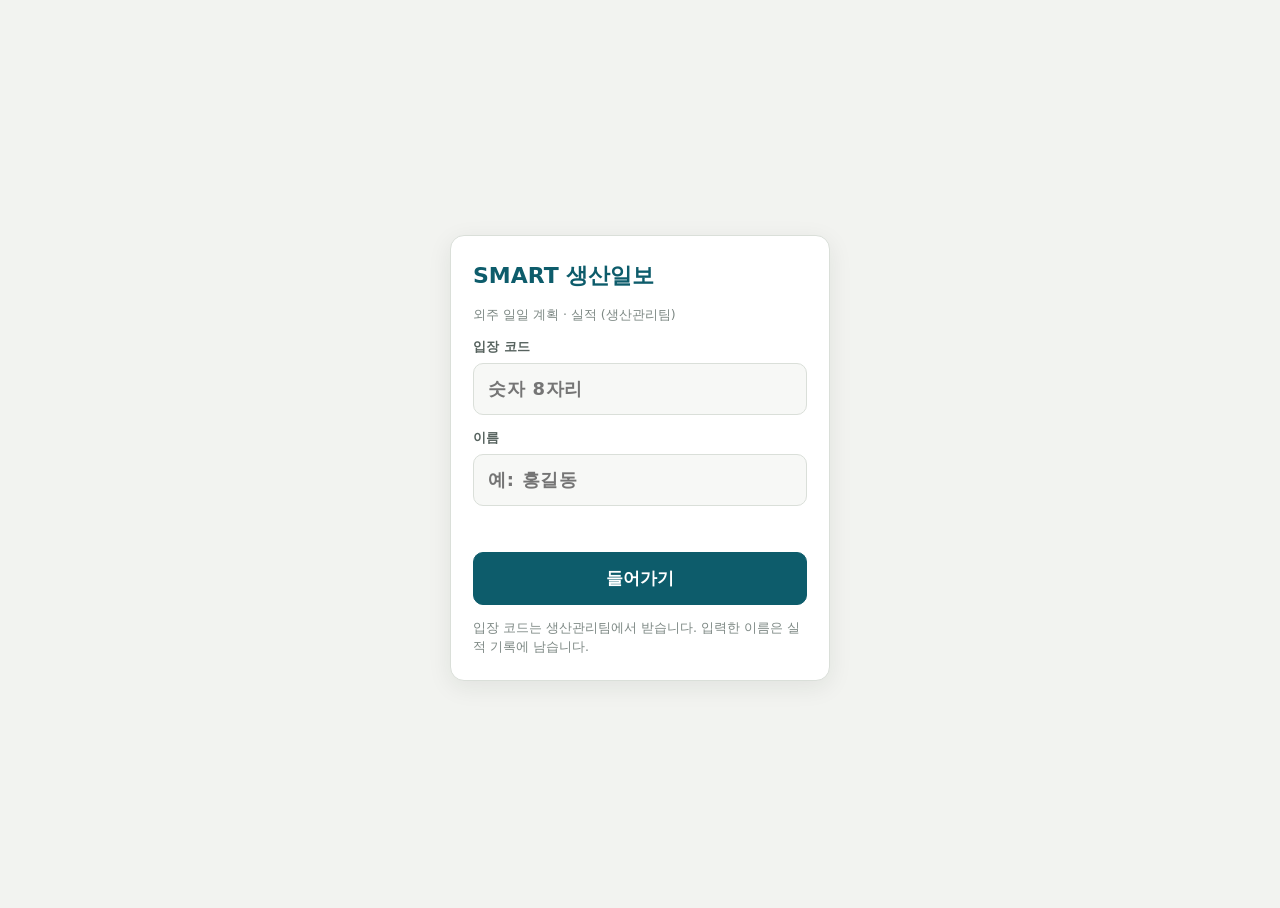
<file: index.html>
<!doctype html>
<html lang="ko"><head><meta charset="utf-8"><meta name="viewport" content="width=device-width,initial-scale=1,viewport-fit=cover">
<title>SMART 생산일보</title>
<link rel="manifest" href="manifest.webmanifest"><link rel="icon" href="icon-192.png"><meta name="theme-color" content="#0D5C6B">
<style>
:root{
  --bg:#F2F3F0;--panel:#FFFFFF;--panel2:#F7F8F6;--ink:#1A2220;--ink2:#56625E;--ink3:#7D8884;--line:#DADFD9;--line2:#E8EBE7;
  --accent:#0D5C6B;--accent-weak:#E0EDEF;--accent-ink:#FFFFFF;
  --ok:#2E7D4F;--ok-bg:#E3F1E8;--warn:#A05F00;--warn-bg:#FBEFD9;--bad:#B3261E;--bad-bg:#FBE5E3;--na:#8A948F;
  --cn:#7A4DB3;--cn-bg:#EFE8F8;--hq:#0D5C6B;--hq-bg:#E0EDEF;--dt:#2F5FB3;--dt-bg:#E3EAF8;
  --shadow:0 10px 32px rgba(20,34,30,.18);
  --sans:"Malgun Gothic","맑은 고딕","Apple SD Gothic Neo",system-ui,sans-serif;
  --mono:"Malgun Gothic","맑은 고딕","Apple SD Gothic Neo",system-ui,sans-serif;
}
@media (prefers-color-scheme:dark){:root:not([data-theme="light"]){
  color-scheme:dark;--bg:#111614;--panel:#1A201E;--panel2:#161B19;--ink:#E6ECE9;--ink2:#9DAAA5;--ink3:#7B8782;--line:#2D3633;--line2:#232B28;
  --accent:#62B7C7;--accent-weak:#173237;--accent-ink:#0B1A1D;
  --ok:#6CC08E;--ok-bg:#17301F;--warn:#E0A03A;--warn-bg:#33270F;--bad:#F08A80;--bad-bg:#3A1715;--na:#75807B;
  --cn:#B996EA;--cn-bg:#2A2138;--hq:#62B7C7;--hq-bg:#173237;--dt:#8DB0F0;--dt-bg:#1B2640;--shadow:0 10px 32px rgba(0,0,0,.55);
}}
:root[data-theme="dark"]{
  color-scheme:dark;--bg:#111614;--panel:#1A201E;--panel2:#161B19;--ink:#E6ECE9;--ink2:#9DAAA5;--ink3:#7B8782;--line:#2D3633;--line2:#232B28;
  --accent:#62B7C7;--accent-weak:#173237;--accent-ink:#0B1A1D;
  --ok:#6CC08E;--ok-bg:#17301F;--warn:#E0A03A;--warn-bg:#33270F;--bad:#F08A80;--bad-bg:#3A1715;--na:#75807B;
  --cn:#B996EA;--cn-bg:#2A2138;--hq:#62B7C7;--hq-bg:#173237;--dt:#8DB0F0;--dt-bg:#1B2640;--shadow:0 10px 32px rgba(0,0,0,.55);
}
*{box-sizing:border-box}
html,body{height:100%}
body{background:var(--bg);color:var(--ink);font-family:var(--sans);font-variant-numeric:tabular-nums;font-size:13px;line-height:1.45}
button,input,select,textarea{font:inherit;color:inherit}
button{cursor:pointer}
:focus-visible{outline:2px solid var(--accent);outline-offset:1px}
.app{display:flex;flex-direction:column;height:100%}
header{display:flex;align-items:center;gap:12px 16px;flex-wrap:wrap;padding:10px 16px;background:var(--panel);border-bottom:1px solid var(--line)}
.brand{display:flex;align-items:baseline;gap:8px}
.brand b{font-size:16px;font-weight:600;letter-spacing:.02em}
.brand span{font-family:var(--mono);font-size:11px;color:var(--ink3)}
.tabs{display:flex;gap:2px;margin-right:auto;flex-wrap:wrap;align-items:center}
.sysw{display:inline-flex;border:1px solid var(--line);border-radius:7px;overflow:hidden;margin-right:10px}
.sysw button{border:0;background:var(--panel);color:var(--ink2);padding:5px 11px;font:inherit;font-size:12.5px;font-weight:600;cursor:pointer}
.sysw button.on{background:var(--accent);color:#fff}
.tabs button{border:0;background:none;padding:7px 12px;border-radius:6px;color:var(--ink2);font-weight:500}
.tabs button:hover{background:var(--line2)}
.tabs button.on{background:var(--accent-weak);color:var(--accent)}
.tabs .n{font-family:var(--mono);font-size:11px;background:var(--bad);color:#fff;border-radius:9px;padding:0 6px;margin-left:4px}
.who{display:flex;align-items:center;gap:8px}
.who label{font-size:12px;color:var(--ink2)}
select,input[type=text],input[type=date],input[type=search],input[type=number],textarea{padding:6px 9px;border:1px solid var(--line);border-radius:6px;background:var(--panel2)}
.btn{padding:6px 12px;border-radius:6px;border:1px solid var(--line);background:var(--panel2);font-weight:500}
.btn.pri{background:var(--accent);border-color:var(--accent);color:var(--accent-ink)}
.btn.sm{padding:3px 9px;font-size:12px}
.btn:disabled{opacity:.45;cursor:not-allowed}
.conn{font-size:11.5px;color:var(--ink3);display:flex;align-items:center;gap:6px}
.conn i{width:8px;height:8px;border-radius:50%;background:var(--ink3);display:inline-block}
.conn.live i{background:var(--ok)}
.conn.off i{background:var(--bad)}
main{flex:1;overflow:auto;padding:16px;padding-bottom:40px}
.wrap{max-width:1500px;margin:0 auto;display:flex;flex-direction:column;gap:16px}
h2{margin:0;font-size:18px;font-weight:600;text-wrap:balance}
.sub{color:var(--ink2);font-size:12.5px;margin-top:2px}
.kpis{display:grid;grid-template-columns:repeat(auto-fit,minmax(170px,1fr));gap:10px}
.kpi{background:var(--panel);border:1px solid var(--line);border-radius:8px;padding:12px 14px;text-align:left}
button.kpi:hover{border-color:var(--accent)}
.kpi .l{font-size:12px;color:var(--ink2)}
.kpi .v{font-family:var(--mono);font-size:26px;font-weight:500;line-height:1.2;margin-top:2px}
.kpi .s{font-size:11.5px;color:var(--ink3);margin-top:2px}
.kpi.bad .v{color:var(--bad)} .kpi.warn .v{color:var(--warn)}
.grid2{display:grid;grid-template-columns:repeat(auto-fit,minmax(360px,1fr));gap:16px}
.card{background:var(--panel);border:1px solid var(--line);border-radius:8px;padding:14px 16px;min-width:0}
.card h3{margin:0 0 2px;font-size:14px;font-weight:600}
.card .sub{margin:0 0 12px}
.bars{display:grid;grid-template-columns:minmax(80px,max-content) 1fr max-content;gap:6px 10px;align-items:center}
.bars .bl{font-size:12px}
.bars .bt{height:12px;background:var(--line2);border-radius:3px;overflow:hidden;display:flex}
.bars .bt span{display:block;height:100%}
.bars .bn{font-family:var(--mono);font-size:12px;text-align:right}
.seg-sn{background:var(--hq)} .seg-dt{background:var(--dt)} .seg-hi{background:var(--ink3)} .tag.hist{background:var(--line2);color:var(--ink2)} .seg-un{background:var(--na)} .seg-cn{background:var(--cn)} .seg-sy{background:#B8691E} .seg-do{background:#3F8F4E} .seg-bad{background:var(--bad)}
.legend{display:flex;gap:14px;font-size:11.5px;color:var(--ink2);margin-bottom:10px}
.legend i{display:inline-block;width:10px;height:10px;border-radius:2px;margin-right:5px;vertical-align:-1px}
.cols{display:flex;align-items:flex-end;gap:8px;height:140px;padding-top:8px}
.cols .c{flex:1;display:flex;flex-direction:column;align-items:center;gap:4px;min-width:0}
.cols .c .stack{width:100%;max-width:42px;display:flex;flex-direction:column-reverse;border-radius:3px 3px 0 0;overflow:hidden;background:var(--line2)}
.cols .c .num{font-family:var(--mono);font-size:11.5px}
.cols .c .lab{font-size:11px;color:var(--ink3);white-space:nowrap}
table{border-collapse:separate;border-spacing:0;width:100%;font-variant-numeric:tabular-nums}
th,td{padding:7px 10px;border-bottom:1px solid var(--line2);text-align:left;white-space:nowrap;vertical-align:middle}
thead th{position:sticky;top:0;background:var(--panel2);font-size:12px;font-weight:600;color:var(--ink2);border-bottom:1px solid var(--line);cursor:pointer;z-index:1}
tbody tr{cursor:pointer}
tbody tr:hover td{background:var(--panel2)}
.tw{overflow:auto;border:1px solid var(--line);border-radius:8px;background:var(--panel);max-height:calc(100vh - 250px)}
.toolbar{display:flex;flex-wrap:wrap;gap:8px;align-items:center}
.seg{display:inline-flex;border:1px solid var(--line);border-radius:6px;overflow:hidden;background:var(--panel)}
.seg button{border:0;background:none;padding:6px 11px}
.seg button.on{background:var(--accent-weak);color:var(--accent);font-weight:600}
.drdate{display:inline-flex;align-items:center;gap:4px}.drdate b{min-width:76px;text-align:center}
.drk{display:flex;flex-wrap:wrap;gap:6px;margin:8px 0}.drk span{border:1px solid var(--line);background:var(--panel);border-radius:6px;padding:4px 10px;font-size:12px;color:var(--ink2)}.drk b{font-size:15px;color:var(--ink)}
.drk .ok b{color:var(--ok)}.drk .warn b{color:var(--warn)}.drk .bad b{color:var(--bad)}
.drcards{display:grid;grid-template-columns:repeat(auto-fit,minmax(240px,1fr));gap:12px}.drcard{text-align:left;display:flex;flex-direction:column;gap:6px;cursor:pointer}.drcard:hover{border-color:var(--accent)}
.drbig{font-size:26px;font-weight:700}.drbig.ok{color:var(--ok)}.drbig.warn{color:var(--warn)}.drbig.bad{color:var(--bad)}.drbig.na{color:var(--ink3)}
.drr{display:inline-block;min-width:46px;text-align:center;font-weight:700;border-radius:4px;padding:1px 6px}.drr.ok{background:var(--ok-bg);color:var(--ok)}.drr.warn{background:var(--warn-bg);color:var(--warn)}.drr.bad{background:var(--bad-bg);color:var(--bad)}.drr.na{color:var(--ink3)}
.drs.open{background:var(--bad);color:#fff}.note.drwarn{border:1px solid var(--bad);border-left-width:4px}.drgate{border:2px solid var(--warn)}
.drs{display:inline-block;font-size:11.5px;font-weight:700;border-radius:4px;padding:2px 8px;margin-left:6px;vertical-align:middle}.drs.none{background:var(--line2);color:var(--ink2)}.drs.pub{background:var(--accent-weak);color:var(--accent)}.drs.closed{background:var(--ok-bg);color:var(--ok)}
.drtw{overflow:auto;border:1px solid var(--line);border-radius:8px;background:var(--panel);margin:8px 0}
.drt{border-collapse:separate;border-spacing:0;width:100%}.drt th,.drt td{padding:6px 8px;border-bottom:1px solid var(--line2);white-space:nowrap;vertical-align:middle;text-align:left}
.drt thead th{position:sticky;top:0;background:var(--panel2);font-size:12px;color:var(--ink2);z-index:1}.drt .n{text-align:right}.drt .c{text-align:center}
.drt tr.drg td{background:var(--panel2);font-weight:700;border-top:1px solid var(--line)}
.drin{width:62px;text-align:right;padding:4px 6px;border:1px solid var(--line);border-radius:6px;background:var(--panel)}.drin.err{border-color:var(--bad);background:var(--bad-bg)}.drin.auto{background:var(--accent-weak);color:var(--accent);font-weight:700}
.drauto{background:var(--accent-weak);color:var(--accent);padding:0 4px;border-radius:3px;font-weight:700}
.drmemo{width:220px;min-height:44px;resize:vertical;font-size:12px;padding:4px 6px;border:1px solid var(--line);border-radius:6px;background:var(--panel)}
.drlnk{border:0;background:none;padding:0;color:var(--accent);font-weight:700;cursor:pointer}.drlnk:hover{text-decoration:underline}
.drhol{background:var(--bad-bg)}.drtoday{box-shadow:inset 0 -2px 0 var(--accent);color:var(--accent)}
.tag.drcr{background:var(--warn-bg);color:var(--warn)}.drwk{display:inline-flex;align-items:center;gap:4px;padding:3px 9px;border:1px solid var(--line);border-radius:14px;cursor:pointer;font-size:12.5px;color:var(--ink2)}.drwk.on{background:var(--ok-bg);border-color:var(--ok);color:var(--ok);font-weight:700}.drt tr.drcur td{background:var(--accent-weak)}.drin.carry{background:var(--warn-bg);color:var(--warn);font-weight:700}.drcarry{background:var(--warn-bg);color:var(--warn);padding:0 4px;border-radius:3px;font-weight:700}.drplan th,.drplan td{padding:3px 2px}.drplan .drin{width:42px;padding:3px 2px;text-align:center;font-size:12px}.drplan .drin::-webkit-inner-spin-button,.drplan .drin::-webkit-outer-spin-button{-webkit-appearance:none;margin:0}.drplan .drin{-moz-appearance:textfield}.drplan .drstep{padding-left:18px}.drplan .drs1{min-width:190px}.drplan .drwk0{border-left:2px solid var(--line)}.drplan td.drtc{background:var(--accent-weak)}.drplan .drs1{position:sticky;left:0;background:var(--panel);z-index:2}.drplan thead .drs1{background:var(--panel2);z-index:3}.tag.drcr3{background:var(--bad-bg);color:var(--bad)}
.chk{display:inline-flex;align-items:center;gap:5px;font-size:12.5px;color:var(--ink2);user-select:none}
.count{margin-left:auto;font-family:var(--mono);font-size:12px;color:var(--ink2)}
.mono{font-family:var(--mono);font-size:12px}
.muted{color:var(--ink3)}
.pno{font-family:var(--mono);font-weight:500;color:var(--accent)}
.tag{display:inline-block;font-size:10.5px;font-weight:600;border-radius:4px;padding:1px 6px;vertical-align:1px}
.tag.sn{background:var(--hq-bg);color:var(--hq)} .tag.dt{background:var(--dt-bg);color:var(--dt)} .tag.un{background:var(--line2);color:var(--ink2);outline:1px dashed var(--na)} .tag.cn{background:var(--cn-bg);color:var(--cn)} .tag.sy{background:rgba(184,105,30,.15);color:#B8691E} .tag.do{background:rgba(63,143,78,.15);color:#3F8F4E}
.tag.urg{background:var(--bad-bg);color:var(--bad)} .tag.hold{background:var(--warn-bg);color:var(--warn)}
.tag.dept{background:var(--line2);color:var(--ink2);font-weight:500}
.tag.shipped{background:var(--ok-bg);color:var(--ok)}
.prog{display:inline-flex;align-items:center;gap:6px}
.prog .b{width:70px;height:6px;background:var(--line2);border-radius:3px;overflow:hidden}
.prog .b span{display:block;height:100%;background:var(--accent)}
.late{color:var(--bad);font-weight:600} .early{color:var(--ok)}
.more{display:block;margin:10px auto;padding:6px 16px}
.empty{padding:36px;text-align:center;color:var(--ink2)}
.note{padding:10px 12px;border:1px dashed var(--line);border-radius:8px;color:var(--ink2);font-size:12.5px;background:var(--panel)}
/* inbox */
.inbox{display:grid;grid-template-columns:repeat(auto-fit,minmax(420px,1fr));gap:16px}
.list{display:flex;flex-direction:column}
.item{display:grid;grid-template-columns:auto 1fr auto;gap:4px 12px;align-items:center;padding:9px 4px;border-bottom:1px solid var(--line2)}
.item:last-child{border-bottom:0}
.item .t{font-weight:500}
.item .m{font-size:12px;color:var(--ink2);grid-column:2}
.item input[type=checkbox]{width:18px;height:18px;accent-color:var(--ok)}
/* timeline */
.gantt{overflow:auto;border:1px solid var(--line);border-radius:8px;background:var(--panel);max-height:calc(100vh - 250px)}
.g-row{display:grid;grid-template-columns:230px 1fr;border-bottom:1px solid var(--line2);min-height:30px}
.g-row:hover{background:var(--panel2)}
.g-name{padding:6px 10px;position:sticky;left:0;background:inherit;border-right:1px solid var(--line);display:flex;gap:6px;align-items:center;z-index:1;overflow:hidden;cursor:pointer}
.g-row{background:var(--panel)}
.g-head{position:sticky;top:0;z-index:2;background:var(--panel2);border-bottom:1px solid var(--line)}
.g-head .g-name{background:var(--panel2);font-weight:600;font-size:12px;color:var(--ink2)}
.g-track{position:relative;height:30px}
.g-wk{position:absolute;top:0;bottom:0;border-left:1px solid var(--line2)}
.g-wkl{position:absolute;top:8px;font-size:10.5px;color:var(--ink3);font-family:var(--mono);padding-left:4px;white-space:nowrap}
.g-today{position:absolute;top:0;bottom:0;border-left:2px solid var(--accent);z-index:1}
.g-bar{position:absolute;top:9px;height:12px;border-radius:6px;background:var(--line);overflow:hidden;cursor:pointer}
.g-bar span{display:block;height:100%;background:var(--hq)}
.g-bar.cn span{background:var(--cn)} .g-bar.dt span{background:var(--dt)}
.g-bar.lateb{box-shadow:0 0 0 2px var(--bad)}
.g-due{position:absolute;top:6px;width:10px;height:10px;transform:translateX(-5px) rotate(45deg);margin-top:3px;border:2px solid var(--ink);background:var(--panel)}
.g-due.over{border-color:var(--bad)}
/* drawer */
.scrim{position:fixed;inset:0;background:rgba(10,20,18,.32);z-index:20}
.drawer{position:fixed;top:0;right:0;bottom:0;width:min(760px,100vw);z-index:21;background:var(--panel);border-left:1px solid var(--line);box-shadow:var(--shadow);display:flex;flex-direction:column}
.dh{padding:14px 18px;border-bottom:1px solid var(--line);display:flex;gap:12px;align-items:flex-start;padding-top:calc(14px + env(safe-area-inset-top,0px))}
.dh h3{margin:0;font-size:17px;font-weight:600;display:flex;gap:8px;align-items:center;flex-wrap:wrap}
.dh .sub{margin-top:4px}
.dh .x{margin-left:auto}
.db{overflow:auto;padding:4px 18px 30px}
.info{display:grid;grid-template-columns:repeat(auto-fit,minmax(200px,1fr));gap:8px 16px;padding:12px 0}
.info label{display:flex;flex-direction:column;gap:3px;font-size:11.5px;color:var(--ink2)}
.info input,.info select{width:100%}
.info .ro{font-size:13px;color:var(--ink);padding:6px 0}
.phase{margin-top:14px;border:1px solid var(--line);border-radius:8px;overflow:hidden}
.phase-h{display:flex;gap:10px;align-items:center;padding:8px 12px;background:var(--panel2);border-bottom:1px solid var(--line)}
.phase-h b{font-size:13px}
.phase-h .who2{font-size:11.5px;color:var(--ink2)}
.phase-h .st{margin-left:auto;font-size:11.5px}
.step{display:grid;grid-template-columns:minmax(120px,1.3fr) 92px 140px 76px 64px minmax(100px,1fr);gap:8px;align-items:center;padding:6px 12px;border-bottom:1px solid var(--line2)}
.step:last-child{border-bottom:0}
.step.na{opacity:.55}
.step.na .sl{text-decoration:line-through}
.step .sl{font-weight:500}
.step input[type=date]{padding:4px 6px;width:100%}
.step .base{font-family:var(--mono);font-size:11.5px;color:var(--ink3)}
.step .diff{font-family:var(--mono);font-size:11.5px}
.step .done{display:flex;align-items:center;gap:6px}
.step .done input{width:18px;height:18px;accent-color:var(--ok)}
.step .by{font-size:11.5px;color:var(--ink3);overflow:hidden;text-overflow:ellipsis}
.step.late .sl{color:var(--bad)}
.step.cur{background:var(--accent-weak)}
.shift{margin:8px 12px;padding:8px 10px;border-radius:6px;background:var(--warn-bg);color:var(--ink);display:flex;gap:10px;align-items:center;flex-wrap:wrap}
.hist{list-style:none;margin:0;padding:0}
.hist li{padding:6px 0;border-bottom:1px solid var(--line2);font-size:12.5px;display:flex;gap:10px}
.hist .tm{font-family:var(--mono);font-size:11px;color:var(--ink3);white-space:nowrap}
.sec{margin-top:20px;font-size:12px;font-weight:600;color:var(--ink3);letter-spacing:.06em}
/* modal */
.modal{position:fixed;left:50%;top:50%;transform:translate(-50%,-50%);width:min(640px,calc(100vw - 32px));max-height:calc(100vh - 40px);overflow:auto;z-index:21;background:var(--panel);border:1px solid var(--line);border-radius:10px;box-shadow:var(--shadow);padding:18px}
.modal h3{margin:0 0 4px;font-size:16px}
.fgrid{display:grid;grid-template-columns:repeat(auto-fit,minmax(180px,1fr));gap:10px 14px;margin:14px 0}
.fgrid label{display:flex;flex-direction:column;gap:3px;font-size:12px;color:var(--ink2)}
.acts{display:flex;justify-content:flex-end;gap:8px}
/* sheet */
.wrap.wide{max-width:none}
.sheetw{max-height:calc(100vh - 290px)}
.sheet{width:max-content;font-size:12px}
.sheet th,.sheet td{padding:0;border-right:1px solid var(--line2);border-bottom:1px solid var(--line2);white-space:nowrap}
.sheet td{height:28px}
.sheet tr.sp td{padding:0;border:0;background:none}
.sheet tbody tr{cursor:default}
.sheet thead th{position:sticky;background:var(--panel2);text-align:center;padding:0 6px;font-size:11.5px;cursor:default;z-index:2}
.sheet thead tr.h1 th{top:0;height:24px}
.sheet thead tr.h2 th{top:24px;height:58px;line-height:1.15;white-space:normal;padding:0 3px;font-size:11px}
.sheet thead tr.h3 th{top:82px;height:20px;padding:0 2px;font-weight:500;color:var(--ink3);font-size:11px}
.sheet thead th[data-sort]{cursor:pointer}
.sheet thead th small{display:block;font-weight:400;color:var(--ink3);font-size:10.5px}
.sheet th.gh{border-bottom:2px solid var(--accent);color:var(--ink);text-align:left}
.sheet .fz{position:sticky;background:var(--panel);z-index:1;padding:0 8px}
.sheet thead .fz{z-index:4;background:var(--panel2);top:0}
.sheet .f1{left:0;min-width:58px;max-width:58px}
.sheet .f2{left:58px;min-width:170px;max-width:170px;overflow:hidden;text-overflow:ellipsis}
.sheet .f3{left:228px;min-width:84px;max-width:84px;overflow:hidden;text-overflow:ellipsis;border-right:2px solid var(--line)}
.pnob{border:0;background:none;padding:0;font-family:var(--mono);font-weight:500;color:var(--accent);text-decoration:underline;text-decoration-color:var(--line);text-underline-offset:3px;margin-right:4px}
.sheet td.ed{background:var(--panel)}
.sheet td.ro{background:var(--panel2)}
.sheet td.ro input.cx{color:var(--ink2)}
.sheet td.okc{background:var(--ok-bg)}
.sheet td.lt input.cx{color:var(--bad);font-weight:600}
.sheet td.na input.cx{color:var(--na)}
.sheet td.cur{border-bottom:2px solid var(--accent)}
.sheet td.nt{background:var(--line2);color:var(--ink3);text-align:center}
.sheet td.ck{text-align:center;min-width:24px;width:24px}
.sheet td.dt{--w:44px}
.sheet td.dt input.cx{padding:0 3px!important;text-align:center}
.sheet .rv{width:var(--w,76px);height:27px;line-height:27px;padding:0 6px;overflow:hidden;text-overflow:ellipsis;white-space:nowrap;font-family:var(--mono);font-size:12px;color:var(--ink2)}
.sheet td.dt .rv{padding:0 3px;text-align:center}
.sheet td.lt .rv{color:var(--bad);font-weight:600} .sheet td.na .rv{color:var(--na)}
.sheet i.cb{display:inline-block;width:13px;height:13px;border:1.5px solid var(--line);border-radius:3px;vertical-align:middle;background:var(--panel)}
.sheet i.cb.on{background:var(--ok);border-color:var(--ok);opacity:.75;position:relative}
.sheet i.cb.on::after{content:'';position:absolute;left:3px;top:0;width:4px;height:8px;border:solid #fff;border-width:0 2px 2px 0;transform:rotate(45deg)}
.sheetw{overflow-anchor:none}
.sheet tbody tr{contain:style}
.sheetw{contain:content}
.sheet thead th small{font-size:10px}
.sheet td.ck input{width:15px;height:15px;accent-color:var(--ok);margin:0;vertical-align:middle}
.sheet input.cx:not([type=checkbox]),.sheet select.cx{display:block;width:var(--w,76px);height:27px;border:0;border-radius:0;background:transparent;padding:0 6px;font-family:var(--mono);font-size:12px}
.sheet select.cx{padding:0 2px;font-family:var(--sans)}
.sheet .cx:focus{outline:2px solid var(--accent);outline-offset:-2px}
.sheet td.saving{opacity:.6}
.sheet td.saved{animation:flash .9s ease-out}
@keyframes flash{from{background:var(--accent-weak)}}
.hint{display:flex;flex-wrap:wrap;gap:4px 14px;font-size:12px;color:var(--ink2)}
.hint b{color:var(--ink)}
.hint i{display:inline-block;width:14px;height:11px;border:1px solid var(--line);vertical-align:-1px;margin-right:4px}
.shiftbar{position:fixed;left:50%;bottom:calc(72px + env(safe-area-inset-bottom,0px));transform:translateX(-50%);z-index:30;background:var(--panel);border:1px solid var(--line);box-shadow:var(--shadow);border-radius:8px;padding:10px 14px;display:flex;gap:10px;align-items:center;flex-wrap:wrap;max-width:calc(100vw - 32px)}
/* v7 */
.colgrid{display:grid;grid-template-columns:repeat(auto-fit,minmax(180px,1fr));gap:10px}
.colgrid fieldset{border:1px solid var(--line);border-radius:6px;padding:6px 10px 8px;margin:0;display:flex;flex-direction:column;gap:3px;min-width:0}
.colgrid legend{padding:0 4px}
.modal.wide{width:min(980px,calc(100vw - 32px))}
.sheet td.fz.inp{padding:0}
.sheet td.fz.inp.ed{background:var(--panel)} .sheet td.fz.inp.ro{background:var(--panel2)}
.sheet tr.draft td{background:var(--accent-weak)}
.sheet tr.draft td.ed{background:var(--panel)}
.xdraft{border:0;background:none;color:var(--ink3);padding:0 2px;margin-left:2px}
.xdraft:hover{color:var(--bad)}
.item img{flex:none}
/* calendar */
.cal{position:fixed;z-index:50;display:none;width:232px;background:var(--panel);border:1px solid var(--line);border-radius:8px;box-shadow:var(--shadow);padding:8px;font-size:12px}
.calh{display:flex;align-items:center;justify-content:space-between;margin-bottom:6px}
.calh button{border:0;background:none;font-size:16px;width:28px;height:24px;border-radius:5px}
.calh button:hover,.calg button:hover,.calf button:hover{background:var(--line2)}
.calw,.calg{display:grid;grid-template-columns:repeat(7,1fr);text-align:center}
.calw span{color:var(--ink3);font-size:11px;padding:2px 0}
.calg button{border:0;background:none;height:28px;border-radius:5px;font-family:var(--mono);font-size:12px}
.calg button.ot{color:var(--ink3);opacity:.6}
.calg button.td{box-shadow:inset 0 0 0 1px var(--accent)}
.calg button.sel{background:var(--accent);color:var(--accent-ink)}
.sun{color:var(--bad)} .sat{color:var(--dt)}
.calg button.sel.sun,.calg button.sel.sat{color:var(--accent-ink)}
.calf{display:flex;gap:4px;justify-content:flex-end;margin-top:6px;border-top:1px solid var(--line2);padding-top:6px}
.calf button{border:1px solid var(--line);background:var(--panel2);border-radius:5px;padding:3px 9px}
/* period chips */
.period{display:flex;flex-direction:column;gap:8px}
.prow{display:flex;flex-wrap:wrap;gap:6px;align-items:center}
.pl{width:34px;font-size:12px;font-weight:600;color:var(--ink2)}
.chip{border:1px solid var(--line);background:var(--panel);border-radius:14px;padding:3px 11px;font-size:12px;font-family:var(--mono)}
.chip:hover:not(:disabled){border-color:var(--accent)}
.chip.on{background:var(--accent);border-color:var(--accent);color:var(--accent-ink);font-weight:600}
.chip:disabled{opacity:.35;cursor:default}
/* signal */
.sig{display:inline-block;width:9px;height:9px;border-radius:50%;margin:0 6px 0 0;vertical-align:0;flex:none}
.sig-r{background:#E5484D} .sig-y{background:#F0B429} .sig-g{background:#30A46C} .sig-h{background:var(--na)} .sig-n{background:transparent;box-shadow:inset 0 0 0 1.5px var(--na)}
.seg .sig{margin-right:4px}
.pcell{display:flex;align-items:center;gap:4px;overflow:hidden;min-width:0}
.pcell .pnob{overflow:hidden;text-overflow:ellipsis;white-space:nowrap;min-width:0;margin-right:0}
.pcell .tag,.pcell .sig{flex:none;margin:0}
/* template view */
.tpl{display:grid;grid-template-columns:repeat(auto-fit,minmax(420px,1fr));gap:16px}
.tpl table td{cursor:default}
.tpl tbody tr{cursor:default}
.tpl tr.off td{color:var(--ink3);text-decoration:line-through}
.toast{position:fixed;left:50%;bottom:calc(20px + env(safe-area-inset-bottom,0px));transform:translateX(-50%);z-index:40;background:var(--ink);color:var(--bg);padding:10px 16px;border-radius:8px;box-shadow:var(--shadow);font-size:12.5px;max-width:calc(100vw - 32px)}
@media (max-width:720px){
  main{padding:12px}
  .step{grid-template-columns:1fr 1fr;row-gap:4px}
  .inbox,.grid2,.tpl{grid-template-columns:1fr}
  .g-row{grid-template-columns:150px 1fr}
}
@media (prefers-reduced-motion:reduce){*{transition:none!important}}

/* v11 가독성: 시트는 고정폭 글꼴 대신 한글 본문 글꼴 + 숫자 폭 고정 */
.sheet{font-family:var(--sans);font-size:13px;font-variant-numeric:tabular-nums;color:var(--ink);-webkit-font-smoothing:antialiased}
.sheet input.cx:not([type=checkbox]),.sheet select.cx,.sheet .rv{font-family:inherit;font-size:13px;letter-spacing:0}
.sheet .rv{color:var(--ink)}
.sheet td.ro input.cx{color:var(--ink)}
.sheet td.dt .rv,.sheet td.dt input.cx{font-size:13px;letter-spacing:-.2px}
.sheet td.lt .rv,.sheet td.lt input.cx{color:var(--bad);font-weight:700}
.sheet td.na .rv,.sheet td.na input.cx{color:var(--ink3)}
.sheet td.ro{background:var(--panel2)}
.sheet .f3{font-family:inherit!important;font-size:12.5px}
.pnob{font-family:inherit;font-size:13px;font-weight:600;text-decoration:none}
.pnob:hover{text-decoration:underline}
.sheet thead th{font-size:12px;color:var(--ink)}
.sheet thead th small{font-size:10.5px;color:var(--ink2)}
.sheet thead tr.h2 th{font-size:11.5px;font-weight:600}
.sheet thead tr.h3 th{font-size:11px;color:var(--ink2)}
.sheet .tag{font-size:11px}
.sheet td{border-bottom-color:var(--line)}

.sheet .f2{left:58px;min-width:205px;max-width:205px}
.sheet .f3{left:263px;min-width:112px;max-width:112px}
.sheet td.f3.inp{--w:112px}
.pcell .tag.urg{padding:0 4px;font-size:10.5px}

/* 일정 칸 너비 통일: 머리글이 칸 너비를 늘리지 않도록 */
.sheet .hfit{width:0;min-width:100%;overflow:hidden}
.sheet .hfit.nw{white-space:nowrap;text-overflow:ellipsis}
.sheet th.sh .hfit{word-break:keep-all;overflow-wrap:anywhere}
.sheet td.dt{width:46px;min-width:46px;max-width:46px}
.sheet td.ck{width:24px;min-width:24px;max-width:24px}
.sheet td.dt .rv,.sheet td.dt input.cx{width:46px!important}

/* resize & reorder */
.sheet thead th{position:sticky}
.sheet thead th .rz{position:absolute;top:0;right:-3px;width:7px;height:100%;cursor:col-resize;z-index:5}
.sheet thead th .rz:hover,body.rzing .rz{background:linear-gradient(to right,transparent 2px,var(--accent) 2px,var(--accent) 4px,transparent 4px)}
body.rzing{cursor:col-resize;user-select:none}
.sheet th[draggable=true]{cursor:grab}
.sheet th.drg{opacity:.45}
.sheet th.dropl{box-shadow:inset 3px 0 0 var(--accent)}
.tag.rb{background:#FFF1D6;color:#8A5300;flex:none} :root[data-theme=dark] .tag.rb{background:#3A2A0F;color:#F0B429}

/* 표 80% 배율 */
.sheetw{zoom:.8;max-height:calc((100vh - 300px) / .8)}

.sheet td.nac,.sheet td.nac.ed{background:var(--line2)}
.sheet td.nac .rv,.sheet td.nac input.cx{color:var(--ink3);font-weight:400}
.sheet .nadash{color:var(--ink3)}

/* 가로·세로 강조 */
:root{--hl:rgba(255,190,0,.20);--hlh:rgba(255,200,0,.28);--hlx:rgba(255,190,0,.34)}
:root[data-theme=dark]{--hl:rgba(255,210,60,.10);--hlh:rgba(255,210,60,.18);--hlx:rgba(255,210,60,.24)}
@media (prefers-color-scheme:dark){:root:not([data-theme=light]){--hl:rgba(255,210,60,.10);--hlh:rgba(255,210,60,.18);--hlx:rgba(255,210,60,.24)}}
.sheet tbody tr.hr td{background-image:linear-gradient(var(--hl),var(--hl))!important}
.sheet tbody td.hx{background-image:linear-gradient(var(--hlx),var(--hlx))!important;box-shadow:inset 0 0 0 1px rgba(200,140,0,.55)}

/* 엑셀식 선택 */
.sheet input.cx.selm{caret-color:transparent;cursor:cell}
.sheet input.cx.selm::selection{background:transparent;color:inherit}
.sheet input.cx.edit{caret-color:auto;cursor:text;background:var(--panel)!important;outline:2px solid var(--accent)!important;outline-offset:-2px}
.sheet td{cursor:cell}
.sheet td.sela{box-shadow:inset 0 0 0 2px var(--accent)}
.sheet td.sel{background-image:linear-gradient(rgba(13,92,107,.16),rgba(13,92,107,.16))!important;box-shadow:inset 0 0 0 1px rgba(13,92,107,.35)}
body.dragsel .sheet{user-select:none}
.sheetw:focus{outline:none}
.calg button.hol{font-weight:700}
.calhol{display:flex;flex-wrap:wrap;gap:2px 10px;margin-top:6px;font-size:11px;color:var(--bad)}
.calhol b{font-weight:600}
.sheet th.ih .hfit{white-space:normal;word-break:keep-all;overflow-wrap:anywhere}
.sheet td.calc .rv{text-align:right;padding:0 4px;text-overflow:clip}
.sheet td.calc .rv.dl{color:var(--bad);font-weight:700}
.sheet td.calc .rv.dok{color:var(--ok)}
#histpop .scrim{z-index:30} #histpop .modal{z-index:31}
.htab td,.htab th{padding:6px 10px;font-size:12.5px;vertical-align:top}
.htab tbody tr{cursor:default}

/* 생산계획 미정 준비 단계별 대기 */
.kpis.wait{grid-template-columns:repeat(6,minmax(0,1fr))}
@media (max-width:900px){.kpis.wait{grid-template-columns:repeat(3,minmax(0,1fr))}}
@media (max-width:520px){.kpis.wait{grid-template-columns:repeat(2,minmax(0,1fr))}}
.kpis.wait .kpi{padding:9px 12px}.kpis.wait .kpi .v{font-size:22px}
.kpi[role=button]:hover{border-color:var(--accent)}
.kpi.on{border-color:var(--accent);box-shadow:inset 0 0 0 1px var(--accent);background:color-mix(in srgb,var(--accent) 7%,var(--panel))}
/* 상단 요약 (짧게) */
.mini{display:flex;flex-wrap:wrap;gap:6px;align-items:center}
.mini .k{display:inline-flex;align-items:baseline;gap:6px;border:1px solid var(--line);background:var(--panel);border-radius:6px;padding:4px 10px;font-size:12px;color:var(--ink2);font-family:var(--sans);line-height:1.4}
.mini .k b{font-size:15px;font-weight:600;color:var(--ink)}
.mini button.k{cursor:pointer}.mini button.k:hover{border-color:var(--accent)}
.mini .k.warn b{color:var(--warn)}.mini .k.bad b{color:var(--bad)}
.mini .k.on{border-color:var(--accent);box-shadow:inset 0 0 0 1px var(--accent);background:color-mix(in srgb,var(--accent) 8%,var(--panel))}
.mini .k.muted{background:transparent;border-style:dashed}
.mini .vsep{width:1px;height:20px;background:var(--line);margin:0 4px}
.mini .mlab{font-size:11.5px;color:var(--ink3);font-weight:600}
.lnk{border:0;background:none;padding:0;color:var(--accent);text-decoration:underline;cursor:pointer;font:inherit}
.hint .help{cursor:help;color:var(--accent);border-bottom:1px dotted var(--accent)}
.wrap.wide{gap:8px}
/* 신규 수주 필수값 · 고객 요청 납기 대체 표시 */
.sheet tr.draft td.need{box-shadow:inset 0 0 0 2px var(--bad)}
.sheet .rv.ph,.sheet input.cx::placeholder{color:var(--ink3);font-style:italic}
.newgrp{display:inline-flex;align-items:center;gap:4px}
.newgrp input{width:48px;height:32px;border:1px solid var(--line);border-radius:6px;padding:0 6px;font:inherit;text-align:right;background:var(--panel);color:var(--ink)}
/* 전체 글꼴: 맑은 고딕 */
button,input,select,textarea{font-family:var(--sans)}
/* 생산계획 미정: 이관된 행은 흐리게 */
.sheet tr.xf td:not(.fz){background:var(--panel2);color:var(--ink3,#888)}
.sheet tr.xf .f2 .pnob{opacity:.7}
/* 완료(체크)된 칸 색은 권한과 무관하게 동일 */
.sheet td.ro.okc,.sheet td.ed.okc{background:var(--ok-bg)}

.ut-t td,.ut-t th{vertical-align:middle}
.ut-t th.uc,.ut-t td.uc{text-align:center;min-width:84px}
.ut-t input.ut{width:100%;min-width:70px;border:1px solid var(--line);border-radius:5px;padding:3px 6px;font:inherit;background:var(--panel)}
.ut-t input.ut.b{font-weight:700;min-width:110px}
.ut-t input.ud{width:64px;text-align:center}
.ut-t .usub{font-size:11px;margin-top:3px;min-height:15px}
.ut-t td.udone{background:var(--ok-bg)}
.ut-t td.ulate input,.ut-t td.ulate .late{color:var(--bad);font-weight:700}
.ut-t tr.uhl td{box-shadow:inset 0 0 0 2px var(--accent)}
.ut-t tr.uarch td{opacity:.6}
.lnk{border:0;background:none;color:var(--accent);text-decoration:underline;cursor:pointer;font:inherit;font-size:11px;padding:0}
.btn.sm{padding:3px 8px;font-size:12px}.btn.danger{background:var(--bad);color:#fff;border-color:var(--bad)}
input.f{border:1px solid var(--line);border-radius:6px;padding:5px 8px;font:inherit;background:var(--panel);color:var(--ink)}

/* 웹앱: 완료/미완료 · 주간계획 칸 */
.rseg{display:inline-flex;border:1px solid var(--line);border-radius:6px;overflow:hidden}
.rbtn{border:0;background:var(--panel);padding:5px 12px;font-weight:600;color:var(--ink2)}
.rbtn+.rbtn{border-left:1px solid var(--line)}
.rbtn.done.on{background:var(--ok);color:#fff}.rbtn.ng.on{background:var(--bad);color:#fff}
.rbtn:disabled{cursor:default;opacity:.8}
.drt tr.drng td{background:color-mix(in srgb,var(--bad) 5%,var(--panel))}.drt tr.drok td{background:color-mix(in srgb,var(--ok) 5%,var(--panel))}
.drrec{width:200px;padding:4px 6px;border:1px solid var(--line);border-radius:6px;background:var(--panel)}
.drpc{width:44px;height:24px;border:1px dashed var(--line);border-radius:5px;background:transparent;font-size:11.5px;color:var(--ink3);padding:0}
.drpc:hover:not(:disabled){border-color:var(--accent)}
.drpc.on{background:var(--accent-weak);color:var(--accent);border:1px solid var(--accent);font-weight:700}
.drpc.carry{background:var(--warn-bg);color:var(--warn);border:1px solid var(--warn);font-weight:700}
.drpc:disabled{cursor:default}
.who b{font-size:13px}
.tag.bl{background:var(--accent-weak);color:var(--accent);font-weight:600}
.umore{position:relative;display:inline-block}.umore summary{list-style:none;cursor:pointer}.umore summary::-webkit-details-marker{display:none}.umenu{position:absolute;right:0;top:calc(100% + 4px);z-index:5;display:flex;flex-direction:column;gap:6px;background:var(--panel);border:1px solid var(--line);border-radius:8px;padding:8px;box-shadow:var(--shadow);white-space:nowrap}
</style>
<link rel="stylesheet" href="login.css">
</head><body>
<div class="app">
  <header>
    <div class="brand"><b>SMART 생산일보</b><span>외주(시노드 · 동오정밀) 일일 계획 · 실적</span></div>
    <nav class="tabs" id="tabs" aria-label="화면"></nav>
    <span class="conn" id="conn"><i></i><span>연결 중</span></span>
    <div class="who" id="who"></div>
  </header>
  <main id="main"><div class="wrap"><div class="empty">데이터를 불러오는 중입니다…</div></div></main>
</div>
<div id="layer"></div>
<script src="config.js"></script>
<script src="common.js"></script>
<script>
/* ================= 생산일보 (외주 Turnkey: 시노드 · 동오정밀) =================
   호기 = SMART PM 장비 중 생산 구분 '외주(Turnkey)' + 사업장 시노드/동오정밀, 미출하
   저장: drd/<날짜>_<업체코드> 일보 · drw/<주시작>_<업체코드> 주간계획 · drp/<장비id> 공정률 이력 · drc/main 가중치
   마감 시 공정률 100% 공정은 공정 완료로 체크 */
const DR={sub:'day',date:null,site:'ALL',cache:{},subd:new Set(),err:'',text:null,pend:false,addU:null};
const drWdi=d=>(new Date(d+'T00:00:00').getDay()+6)%7;
const drWs=d=>addDays(d,-drWdi(d));
/* 근무일: 평일(공휴일 제외) + 주말 출근 탭에서 '출근'으로 체크한 토·일 (업체별) */
const drWE=()=>DR.cache['drc/weekend']||{};
const drIsWE=d=>drWdi(d)>=5;
const drOn=(site,d)=>!!(drWE()[DR_SC[site]]&&drWE()[DR_SC[site]][d]);
function drWork(site,d){ if(drIsWE(d)) return site==='ALL'?TK_SITES.some(s=>drOn(s,d)):drOn(site,d); return isWork(d); }
const drNextS=(site,d)=>{let n=addDays(d,1);for(let i=0;i<40&&!drWork(site,n);i++)n=addDays(n,1);return n};
const drPrevS=(site,d)=>{let n=addDays(d,-1);for(let i=0;i<40&&!drWork(site,n);i++)n=addDays(n,-1);return n};
const drNext=d=>drNextS(DR.site,d), drPrev=d=>drPrevS(DR.site,d);
const drLab=d=>`${+d.slice(5,7)}/${+d.slice(8)}(${DR_WD[drWdi(d)]})`;
const drPct=v=>v==null||isNaN(v)?'–':Math.round(v)+'%';
const drClamp=v=>Math.max(0,Math.min(100,v));
const drRC=v=>v==null?'na':v>=100?'ok':v>=70?'warn':'bad';
const drChip=v=>`<span class="drr ${drRC(v)}">${drPct(v)}</span>`;
const drCan=()=>['생산관리','관리자'].includes(S.dept);
const drCl=o=>JSON.parse(JSON.stringify(o??null));
const drDayId=(d,s)=>`drd/${d}_${DR_SC[s]}`, drWkId=(w,s)=>`drw/${w}_${DR_SC[s]}`, drPgId=pid=>`drp/${pid}`;
const drW=()=>{const o=DR.cache['drc/main']&&DR.cache['drc/main'].w;const w={};DR_KEYS.forEach(k=>w[k]=o&&o[k]!=null?+o[k]:DR_W0[k]);return w};
const drSites=()=>DR.site==='ALL'?TK_SITES:[DR.site];
function drUnits(site){ return [...S.projects.values()].filter(p=>p.prod==='TK'&&TK_SITES.includes(p.site)&&(site==='ALL'||p.site===site)&&!p._hist&&!derive(p).shipped).sort((a,b)=>String(a.pno).localeCompare(String(b.pno),undefined,{numeric:true})); }
const drKeys=p=>DR_KEYS.filter(k=>derive(p).keys.includes(k));
const drDone=(p,k)=>!!(p.s&&p.s[k]&&p.s[k].d);
const drHist=(p,k)=>{const d=DR.cache[drPgId(p.id)];return d&&d.st&&d.st[k]&&d.st[k].h||null};
function drAt(p,k,date){ if(drDone(p,k)){ const da=(p.s[k].da||'').slice(0,10); if(!da||da<=date) return 100; } const h=drHist(p,k); if(!h) return 0; let b=null; for(const d in h) if(d<=date&&(b==null||d>b)) b=d; return b==null?0:+h[b]; }
const drNow=(p,k)=>drDone(p,k)?100:drAt(p,k,'9999-12-31');
function drUnitRate(p,fn){ const w=drW(); let a=0,b=0; for(const k of drKeys(p)){ if(!(w[k]>0)) continue; a+=w[k]*fn(k); b+=w[k]; } return b?a/b:0; }
function drRowRate(r){ if(r.act==null||r.act==='') return null; const sp=r.to-r.from; if(sp<=0) return +r.act>=r.to?100:0; return drClamp((r.act-r.from)/sp*100); }
function drAgg(rows){ let p=0,a=0; for(const r of rows){ if(r.act==null||r.act==='') continue; const sp=r.to-r.from; if(sp<=0) continue; p+=sp; a+=Math.max(0,Math.min(sp,r.act-r.from)); } return p?a/p*100:null; }
/* 계획일 */
function drPlanDate(p,k){ const s=p.s||{}; return s[k]&&s[k].p||null; }
/* 자동 100% 들어갈 날 (주 단위 없음): 계획일. 휴무일이면 바로 앞 근무일. 그날이 이미 지났는데 안 끝났으면(지연) 오늘 */
function drAutoDay(p,k){ if(drDone(p,k)) return null; const pl=drPlanDate(p,k); if(!pl) return null; const site=p.site;
  let c=drWork(site,pl)?pl:drPrevS(site,pl);
  if(c<TODAY) c=drWork(site,TODAY)?TODAY:drNextS(site,TODAY);
  return c; }
/* 계획 값 (날짜별): 직접 입력값 우선, 없으면 자동(계획일 = 그날 100%) */
function drPlanAt(site,p,k,date){ const ws=drWs(date), i=drWdi(date), w=DR.cache[drWkId(ws,site)], r=w&&w.rows&&w.rows[p.id+'__'+k];
  if(r&&r['d'+i]!=null&&r['d'+i]!=='') return {v:+r['d'+i],auto:false};
  if(r&&r['x'+i]) return {v:null,auto:false};
  if(drAutoDay(p,k)===date) return {v:100,auto:true};
  return {v:null,auto:false}; }
const drPlanVal=(site,p,k,i)=>drPlanAt(site,p,k,addDays(drWs(DR.date),i));
function drRows(site,date){ const d=DR.cache[drDayId(date||DR.date,site)]; if(!d||!d.rows) return []; const out=[];
  for(const [rk,r] of Object.entries(d.rows)){ const [pid,k]=rk.split('__'); const p=S.projects.get(pid); if(!p||!STEPS[k]) continue; out.push({rk,p,k,r}); }
  out.sort((a,b)=>String(a.p.pno).localeCompare(String(b.p.pno),undefined,{numeric:true})||DR_KEYS.indexOf(a.k)-DR_KEYS.indexOf(b.k)); return out; }
function drStat(site,date){ const d=DR.cache[drDayId(date||DR.date,site)], rows=drRows(site,date); const ent=rows.filter(x=>x.r.act!=null&&x.r.act!=='').length;
  return {d,rows,n:rows.length,ent,rate:drAgg(rows.map(x=>x.r)),cr:rows.filter(x=>x.r.cr>0).length,miss:rows.filter(x=>x.r.act!=null&&x.r.act!==''&&+x.r.act<x.r.to).length,st:d&&d.closed?'closed':d&&d.pub?'pub':'none'}; }
const drSt=s=>({none:'<span class="drs none">미배포</span>',pub:'<span class="drs pub">배포됨 · 실적 입력 중</span>',closed:'<span class="drs closed">마감 완료</span>'})[s];

/* ---- 저장소 ---- */
/* 구독: 문서마다가 아니라 컬렉션 4개(drd · drw · drp · drc)를 한 번씩 구독 (보기당 구독 64개 제한 대응, 10/22) */
const DR_COLS=['drd','drw','drp','drc'];
function drWatch(){ if(!S.db||DR.colsOn) return; DR.colsOn=true; DR.colOk={};
  for(const c of DR_COLS){ try{ S.db.collection(c).onSnapshot(q=>{ for(const ch of q.docChanges()){ const id=c+'/'+ch.doc.id; DR.cache[id]=ch.type==='removed'?null:(ch.doc.data()||null); } DR.colOk[c]=true; drRefresh(); },e=>console.error(e)); }catch(e){ console.error(e); } } }
const drHas=id=>(id in DR.cache)||!!(DR.colOk&&DR.colOk[id.split('/')[0]]);
function drSubAll(){ if(!S.db) return; if(!DR.date) DR.date=isWork(TODAY)?TODAY:drNextS('ALL',TODAY); drWatch(); }
function drRefresh(){ if(S.tab!=='dr') return; const a=document.activeElement; if(a&&a.closest&&a.closest('#main')&&/^(INPUT|TEXTAREA|SELECT)$/.test(a.tagName)){ DR.pend=true; return; } drRender(); }
function drRender(){ const a=document.activeElement, id=a&&a.id; render(); if(id){ const e=document.getElementById(id); if(e&&e!==document.activeElement){ try{ e.focus({preventScroll:true}); }catch(_){} } } }
const DRQ={};
function drPut(id,body){ DR.cache[id]=body; const p=(DRQ[id]||Promise.resolve()).then(()=>S.db.doc(id).set(body)).catch(e=>{ console.error(e); toast('저장하지 못했습니다: '+(e.message||'연결 상태를 확인해 주세요.')); }); DRQ[id]=p; return p; }
const drNeed=()=>{ if(!S.db){ toast('저장소에 연결되지 않았습니다.'); return false; } if(!drCan()){ toast('생산일보 입력은 생산관리 · 관리자 코드로 들어온 사람만 할 수 있습니다.'); return false; } return true; };

/* ---- 미마감 확인: 지난 근무일 일보가 배포만 되고 마감되지 않은 날 ---- */
const DR_LOOK=21;
const drOpenDoc=x=>!!(x&&x.pub&&!x.closed&&Object.keys(x.rows||{}).some(rk=>S.projects.has(rk.split('__')[0])));
function drOpenDays(site,before){ const out=[]; for(let i=1;i<=DR_LOOK;i++){ const d=addDays(before,-i), id=drDayId(d,site); if(!drHas(id)){ drWatch(); continue; } if(drOpenDoc(DR.cache[id])) out.push(d); } return out.sort(); }
async function drGetDoc(id){ if(drHas(id)) return DR.cache[id]??null; try{ const s=await S.db.doc(id).get(); DR.cache[id]=s.exists?s.data():null; }catch(e){ return null; } return DR.cache[id]; }
async function drOpenDaysSure(site,before){ await Promise.all(Array.from({length:DR_LOOK},(_,i)=>drGetDoc(drDayId(addDays(before,-(i+1)),site)))); return drOpenDays(site,before); }
const drOpenAll=()=>TK_SITES.map(s=>({s,days:drOpenDays(s,TODAY)})).filter(z=>z.days.length);

/* 백로그 목표일 변경 표시 (3일 동안) */
function bcFresh(x){ return !!(x&&x.at&&Date.now()-Date.parse(x.at)<3*864e5); }
function bcText(x){ return `목표일 변경 ${x.from?md(x.from):'없음'} → ${x.to?md(x.to):'없음'}`; }
/* ---- 동작 ---- */
async function drGen(site,quiet,force){ if(!drNeed()) return 0; const D=DR.date, w=drWdi(D); if(!drWork(site,D)){ if(!quiet) toast(`${site}: ${drLab(D)}은 휴무일입니다. 주말 출근이면 '주말 출근' 탭에서 먼저 체크하세요.`); return 0; }
  const id=drDayId(D,site), ex=DR.cache[id], rows=drCl((ex&&ex.rows)||{}); let n=0, pr=0;
  if(!(ex&&ex.pub)&&!force){ const od=await drOpenDaysSure(site,D); if(od.length){ if(!quiet){ DR.gate={date:D,all:false,sites:[{s:site,days:od}]}; drRender(); } return -1; } }
  if(!(ex&&ex.closed)) for(const [rk,r] of Object.entries(rows)){ if(drStale(site,rk,r)){ delete rows[rk]; pr++; } }
  let mv=0; if(!(ex&&ex.closed)) for(const [rk,r] of Object.entries(rows)){ if(r.res||(r.act!=null&&r.act!=='')) continue; const [pid,k]=rk.split('__'), p=S.projects.get(pid); const tp=p&&p.bl&&p.s&&p.s[k]&&p.s[k].p; if(tp&&tp>D){ delete rows[rk]; mv++; } }
  for(const p of drUnits(site)) for(const k of drKeys(p)){ const pv=drPlanAt(site,p,k,D); if(pv.v==null) continue; const rk=p.id+'__'+k, cur=drNow(p,k), r=rows[rk];
    if(r){ if(r.src==='carry'&&pv.v>r.to){ r.to=pv.v; r.src='carry+plan'; n++; } else if(r.src==='plan'&&(r.act==null||r.act==='')){ r.from=cur; r.to=pv.v; } continue; }
    if(pv.v<=cur) continue; rows[rk]={from:cur,to:pv.v,act:null,rs:'',memo:'',orig:D,cr:0,src:'plan'}; n++; }
  if(!Object.keys(rows).length&&!ex){ if(!quiet) toast(`${site}: 이 날짜에 완료 목표인 공정이 없습니다. 주간계획에서 먼저 확인하세요.`); return 0; }
  const gate=force&&force.rs?{days:force.days||[],rs:force.rs,at:new Date().toISOString(),by:S.me||''}:(ex&&ex.gate);
  await drPut(id,{...(ex||{}),date:D,site,rows,pub:true,pubAt:new Date().toISOString(),closed:!!(ex&&ex.closed),...(gate?{gate}:{})}); drRender();
  if(!quiet) toast(`${site} 일보 ${ex&&ex.pub?'다시 반영':'생성 · 업체 모바일에 바로 보입니다'} · 새 계획 ${n}건${pr?` · 이미 끝난 공정 ${pr}건 정리`:''}${mv?` · 목표일이 뒤로 바뀐 공정 ${mv}건 제외`:''}`); return n; }
/* 일보 줄 중 정리 대상: SMART PM에서 이미 완료됐거나, 장비가 외주에서 빠졌거나 출하된 줄 (실적이 비었거나 100%일 때만) */
function drStale(site,rk,r){ const [pid,k]=rk.split('__'), p=S.projects.get(pid); const blank=r.act==null||r.act===''||+r.act>=100;
  if(!p) return blank; if(!blank) return false; if(drDone(p,k)) return true; return !(p.prod==='TK'&&p.site===site&&!derive(p).shipped); }
async function drClose(site){ if(!drNeed()) return; const D=DR.date, id=drDayId(D,site), d=drCl(DR.cache[id]); if(!d) return;
  const valid=Object.entries(d.rows||{}).filter(([rk])=>S.projects.has(rk.split('__')[0]));
  const miss=valid.filter(([,r])=>r.act==null||r.act==='');
  if(miss.length){ DR.err=`실적 미입력 ${miss.length}건이 있습니다. 업체 입력을 기다리거나, 직접 완료 / 미완료를 고르거나, [미입력은 미완료로 마감]을 쓰세요.`; drRender(); return; }
  const noRs=valid.filter(([,r])=>+r.act<r.to&&(!r.rs||(r.rs==='E01'&&!String(r.memo||'').trim())));
  if(noRs.length&&!DR.err.startsWith('미달 사유')){ DR.err=`미달 사유 확인: 미완료인데 사유 코드가 없거나, E01(기타)인데 비고가 빈 공정이 ${noRs.length}건입니다. 그대로 마감하려면 [실적 마감 → 이관]을 한 번 더 누르세요.`; drRender(); return; }
  DR.err=''; const N0=drNextS(site,D), by={}; let N=N0;
  for(let i=0;i<30;i++){ const x=await drGetDoc(drDayId(N,site)); if(!(x&&x.closed)) break; N=drNextS(site,N); }
  for(const [rk,r] of valid){ const [pid,k]=rk.split('__'); (by[pid]=by[pid]||{})[k]=+r.act; }
  let doneN=0;
  for(const [pid,ks] of Object.entries(by)){ const p=S.projects.get(pid), pg=drCl(DR.cache[drPgId(pid)])||{st:{}}; pg.st=pg.st||{};
    for(const [k,v] of Object.entries(ks)){ const h={...((pg.st[k]&&pg.st[k].h)||{}),[D]:v}; const last=Object.keys(h).sort().at(-1); pg.st[k]={p:h[last],h}; }
    await drPut(drPgId(pid),pg);
    const fin=Object.entries(ks).filter(([k,v])=>v>=100&&!drDone(p,k)).map(([k])=>k);
    if(fin.length){ const patch={s:{}}; fin.forEach(k=>patch.s[k]={d:1,da:new Date(D+'T18:00:00').toISOString(),db:S.me||''});
      if(await write(p,patch,`${fin.map(k=>STEPS[k].l).join(' · ')} 완료 (생산일보 ${md(D)} 마감)`)) doneN+=fin.length; } }
  const nid=drDayId(N,site); let nd=await drGetDoc(nid); const had=!!(nd&&nd.pub);
  nd=drCl(nd)||{date:N,site,rows:{},pub:false,closed:false}; nd.rows=nd.rows||{}; let cn=0, ch=false, upd=0;
  for(const [rk,r] of valid){ const a=+r.act, ex=nd.rows[rk];
    if(a<r.to){ cn++; ch=true; const cr=(r.cr||0)+1;
      if(ex){ Object.assign(ex,{from:a,to:Math.max(ex.to,r.to),cr,orig:r.orig||D,cf:D,prs:r.rs||''}); if(ex.src==='plan') ex.src='carry+plan'; }
      else nd.rows[rk]={from:a,to:r.to,act:null,rs:'',prs:r.rs||'',memo:'',orig:r.orig||D,cr,cf:D,src:'carry'}; }
    else if(ex&&ex.cf===D){ ch=true; if(ex.src==='carry') delete nd.rows[rk]; else { ex.src='plan'; ex.cr=0; delete ex.cf; ex.from=a; } }
    else if(ex&&(ex.act==null||ex.act==='')&&(ex.src==='plan'||ex.src==='manual')){ if(a>=100){ delete nd.rows[rk]; ch=true; upd++; } else if(a>ex.from){ ex.from=a; if(ex.to<=a) delete nd.rows[rk]; ch=true; upd++; } } }
  if(ch) await drPut(nid,nd);
  d.closed=true; d.closedAt=new Date().toISOString(); d.carryTo=N; await drPut(id,d); drRender();
  if(DR.gate) DR.gate=null;
  toast(`${site} 마감 · ${cn?`${cn}건을 ${drLab(N)}로 이관`:'이관 없음'}${N!==N0?` (${drLab(N0)} 일보가 이미 마감돼 ${drLab(N)}로)`:''}${had&&(cn||upd)?` · 이미 만든 ${drLab(N)} 일보에 반영`:''}${doneN?` · 공정 완료 ${doneN}건 체크`:''}`); }
/* 실적 없음으로 마감: 입력 안 된 공정을 시작 값(진척 없음)으로 채우고 사유를 붙여 마감 */
async function drCloseZero(site,rs){ if(!drNeed()) return; const id=drDayId(DR.date,site), d=drCl(DR.cache[id]); if(!d) return;
  const now=new Date().toISOString(); for(const r of Object.values(d.rows||{})){ if(r.act==null||r.act===''){ r.act=r.from; r.res='ng'; if(r.from<r.to&&!r.rs) r.rs=rs; r.rby=(S.me||'')+' (미입력 마감)'; r.rat=now; } }
  await drPut(id,d); DR.zero=false; DR.err='미달 사유'; await drClose(site); }
async function drReopen(site){ if(!drNeed()) return; const id=drDayId(DR.date,site), d=drCl(DR.cache[id]); d.closed=false; await drPut(id,d); drRender(); toast('마감을 취소했습니다. 이미 체크된 공정 완료는 그대로 둡니다.'); }
function drSetRow(site,rk,patch){ if(!drNeed()) return; const id=drDayId(DR.date,site), d=drCl(DR.cache[id]); if(!d||!d.rows[rk]) return; Object.assign(d.rows[rk],patch); drPut(id,d); }
/* 실적(완료/미완료 · 사유 코드 · 만회 계획 · 비고): 업체와 같은 길(report)로 저장 → 입력자 · 시각이 서버에서 찍힘 */
async function drReport(site,rk,patch){ if(!drNeed()) return; const id=drDayId(DR.date,site), d=DR.cache[id], r=d&&d.rows&&d.rows[rk]; if(!r) return;
  const res=patch.res!==undefined?patch.res:(rowRes(r)||'');
  if(!res&&patch.res===undefined&&(patch.rs!==undefined||patch.rec!==undefined)){ toast('먼저 완료 / 미완료를 고르세요'); return; }
  const body={id:id.slice(4),rk,res,rs:patch.rs!==undefined?patch.rs:(r.rs||''),rec:patch.rec!==undefined?patch.rec:(r.rec||''),memo:patch.memo!==undefined?patch.memo:(r.memo||'')};
  if(res) r.res=res; else delete r.res; r.act=res==='done'?100:res==='ng'?r.from:null; if(res==='ng'){ r.rs=body.rs; r.rec=body.rec; } else { r.rs=''; r.rec=''; } r.memo=body.memo;
  if(DR.err.startsWith('실적 미입력')&&res) DR.err='';
  drRender();
  try{ await SDR.report(body); }catch(e){ toast('저장하지 못했습니다: '+e.message); } }
function drSavePlan(site,rk,date,v){ if(!drNeed()) return; const ws=drWs(date), i=drWdi(date), id=drWkId(ws,site), w=drCl(DR.cache[id])||{week:ws,site,rows:{}}; w.rows=w.rows||{}; const r=w.rows[rk]=w.rows[rk]||{};
  delete r['x'+i]; if(v===''||v==null){ delete r['d'+i]; const [pid,k]=rk.split('__'), p=S.projects.get(pid); if(p&&drAutoDay(p,k)===date) r['x'+i]=1; } else r['d'+i]=drClamp(+v);
  if(!Object.keys(r).length) delete w.rows[rk]; drPut(id,w); }
async function drAdd(site){ if(!drNeed()) return; const pid=$('#dr-au').value, k=$('#dr-ak')&&$('#dr-ak').value, t=100; if(!pid||!k){ toast('추가할 공정이 없습니다'); return; }
  const p=S.projects.get(pid), cur=drNow(p,k); if(t<=cur){ toast(`목표는 현재 공정률(${drPct(cur)})보다 커야 합니다`); return; }
  const id=drDayId(DR.date,site), d=drCl(DR.cache[id])||{date:DR.date,site,rows:{},pub:true,closed:false}; d.rows=d.rows||{}; const rk=pid+'__'+k;
  if(d.rows[rk]){ toast('이미 일보에 있는 공정입니다'); return; }
  d.rows[rk]={from:cur,to:t,act:null,rs:'',memo:'',orig:DR.date,cr:0,src:'manual'}; if(!d.pubAt){ d.pub=true; d.pubAt=new Date().toISOString(); }
  await drPut(id,d); drRender(); toast(`${p.pno} ${STEPS[k].l} 추가`); }
async function drDel(site,rk){ if(!drNeed()) return; const id=drDayId(DR.date,site), d=drCl(DR.cache[id]); delete d.rows[rk]; await drPut(id,d); drRender(); }
function drSaveW(k,v){ if(!drNeed()) return; const c=drCl(DR.cache['drc/main'])||{}; c.w={...drW(),[k]:Math.max(0,+v||0)}; drPut('drc/main',c); drRender(); }

/* ---- 문구 ---- */
function drLine({p,k,r},i){ const res=rowRes(r); let l=`${i+1}) ${p.pno} ${STEPS[k].l}`; if(r.cr>0) l+=` [이관${r.cr}]`;
  if(res==='done') l+=' 완료'; else if(res==='ng') l+=` 미완료${r.rs?' / '+rsLabel(r.rs):''}${r.rec?' / '+r.rec:''}`; if(r.memo) l+=` / ${String(r.memo).trim().replace(/\s*\n\s*/g,' · ')}`; return l; }
function drText(sites){ const out=[]; for(const s of sites){ const st=drStat(s); if(!st.n) continue;
  out.push(`[생산일보] ${drLab(DR.date)} ${s}`,`완료 목표 ${st.n}건${st.cr?` · 전일 이관 ${st.cr}건`:''}${st.ent?` · 완료 ${st.ent-st.miss} · 미완료 ${st.miss}`:''}${st.st==='closed'?' · 마감':''}`); st.rows.forEach((x,i)=>out.push(drLine(x,i))); out.push(''); }
  return out.join('\n').trim()||'이 날짜에 배포할 일보가 없습니다.'; }
function drWeekData(){ const ws=drWs(DR.date), we=addDays(ws,6), endD=we<TODAY?we:TODAY;
  const sum=drSites().map(s=>{ const rows=[]; let days=0; for(let i=0;i<7;i++){ const d=DR.cache[drDayId(addDays(ws,i),s)]; if(!d||!d.closed) continue; days++; for(const [rk,r] of Object.entries(d.rows||{})) if(S.projects.has(rk.split('__')[0])) rows.push({...r,rk}); }
    const rs={}; rows.filter(r=>+r.act<r.to).forEach(r=>{ const k=r.rs?rsLabel(r.rs):'사유 미입력'; rs[k]=(rs[k]||0)+1; }); const ng=rows.filter(r=>+r.act<r.to);
    return {s,days,n:rows.length,rate:drAgg(rows),carry:ng.length,rs,rows,cA:ng.filter(r=>/^A/.test(r.rs||'')).length,cC:ng.filter(r=>/^C/.test(r.rs||'')).length}; });
  const units=[]; for(const s of drSites()) for(const p of drUnits(s)){ const b=addDays(ws,-1), start=drUnitRate(p,k=>drAt(p,k,b)), end=drUnitRate(p,k=>drAt(p,k,endD)); let has=false;
    const tgt=drUnitRate(p,k=>{ const s0=drAt(p,k,b); let m=s0; for(let i=0;i<7;i++){ const pv=drPlanVal(s,p,k,i); if(pv.v!=null){ has=true; m=Math.max(m,pv.v); } } return m; });
    if(!has&&Math.abs(end-start)<0.01) continue; const sm=sum.find(z=>z.s===s), ur=sm.rows.filter(r=>r.rk.startsWith(p.id+'__'));
    const rs={}; ur.filter(r=>+r.act<r.to).forEach(r=>{ const k=r.rs?rsLabel(r.rs):'사유 미입력'; rs[k]=(rs[k]||0)+1; });
    units.push({p,s,start,end,tgt,rate:tgt-start>0.01?drClamp((end-start)/(tgt-start)*100):null,carry:ur.filter(r=>+r.act<r.to).length,rs:Object.entries(rs).sort((a,b)=>b[1]-a[1]).map(([k,n])=>`${k} ${n}`).join(', ')}); }
  return {ws,sum,units}; }
function drWeekText(){ const W=drWeekData(), out=[`[주보] 외주 ${drLab(W.ws)} ~ ${drLab(addDays(W.ws,6))}`]; W.sum.forEach(z=>{ if(z.n) out.push(`· ${z.s}: 달성률 ${drPct(z.rate)} (계획 ${z.n}건, 이관 ${z.carry}건)`); }); out.push('');
  W.units.forEach(x=>out.push(`${x.p.pno} ${drPct(x.start)} → ${drPct(x.end)} (목표 ${drPct(x.tgt)}, 달성 ${drPct(x.rate)})${x.rs?' · '+x.rs:''}`)); return out.join('\n'); }

/* ---- 화면 ---- */
function vDr(){ drSubAll(); const D=DR.date, ed=drCan();
  const subs=[['day','일보'],['plan','주간계획'],['week','주보'],['wkend','주말 출근'],['w','공정 가중치']];
  const ctl=`<div class="toolbar"><div class="seg" role="group" aria-label="생산일보 화면">${subs.map(([v,l])=>`<button type="button" data-dr="sub" data-v="${v}" class="${DR.sub===v?'on':''}">${l}</button>`).join('')}</div>
   ${DR.sub==='w'||DR.sub==='wkend'?'':`<span class="drdate"><button class="btn" type="button" data-dr="prev" aria-label="이전 근무일">◀</button><b>${drLab(D)}</b><button class="btn" type="button" data-dr="next" aria-label="다음 근무일">▶</button><input type="date" id="dr-date" data-drf="date" value="${D}" aria-label="날짜 선택">${D!==TODAY?`<button class="btn" type="button" data-dr="today">오늘</button>`:''}</span>
   <div class="seg" role="group" aria-label="외주업체">${[['ALL','전체'],...TK_SITES.map(s=>[s,s])].map(([v,l])=>`<button type="button" data-dr="site" data-v="${v}" class="${DR.site===v?'on':''}">${l}</button>`).join('')}</div>`}</div>`;
  const intro=`<div class="note"><b>SMART 생산일보</b> · <b>장비 등록</b> 탭에 올린 외주 장비(시노드 · 동오정밀)의 외주 공정(자재 입고 ~ 1차검수(DRY))을 하루 단위로 관리합니다. 장비 등록의 계획일(= 완료 목표일)은 주간계획에 자동으로 들어가고, 일보를 만들면 업체 모바일에 보입니다. 업체가 '완료'로 입력한 공정은 마감할 때 장비 등록에 완료로 표시됩니다.${ed?'':' <b>입력은 생산관리 · 관리자만</b> 할 수 있습니다.'}</div>`;
  const units=drUnits('ALL');
  if(!units.length) return ctl+intro+`<div class="empty"><b>외주 장비가 없습니다</b><br><b>장비 등록</b> 탭에서 외주 장비와 공정 계획일을 먼저 넣어 주세요.</div>`;
  const body={day:drVDay,plan:drVPlan,week:drVWeek,wkend:drVWkend,w:drVW}[DR.sub]();
  const txt=DR.text!=null?`<div class="card"><div class="toolbar"><b>메신저용 문구</b><span style="margin-left:auto"></span><button class="btn" type="button" data-dr="copytxt">복사</button><button class="btn" type="button" data-dr="closetxt">닫기</button></div><textarea id="dr-txt" readonly style="width:100%;min-height:200px">${esc(DR.text)}</textarea></div>`:'';
  return ctl+intro+txt+body; }
function drOpenBtns(list){ return list.flatMap(z=>z.days.map(d=>`<button class="btn" type="button" data-dr="goopen" data-v="${z.s}|${d}">${z.s} ${drLab(d)}</button>`)).join(''); }
function drGateCard(){ const g=DR.gate; if(!g||g.date!==DR.date) return ''; const n=g.sites.reduce((a,z)=>a+z.days.length,0);
  return `<div class="card drgate"><b>먼저 마감할 일보가 있습니다 (${n}건)</b>
   <div class="sub" style="margin:4px 0 8px">${g.sites.map(z=>`${z.s} ${z.days.map(drLab).join(', ')}`).join(' · ')} 일보가 마감되지 않았습니다. 먼저 마감하면 그날 실적이 장비 등록에 들어가고 미달분이 ${drLab(DR.date)} 일보로 이어집니다. 그대로 만들면 ${drLab(DR.date)} 일보의 시작 값이 그날 실적을 반영하지 못합니다. 나중에라도 마감하면 미달분은 이 일보로 다시 이관됩니다.</div>
   <div class="toolbar" style="margin:0">${drOpenBtns(g.sites).replace(/class="btn"/g,'class="btn pri"')}<span style="flex:1"></span>
   <input id="dr-gate-rs" type="text" placeholder="그래도 만드는 사유 (예: 업체 실적 미회신)" style="min-width:240px" aria-label="그래도 만드는 사유"><button class="btn" type="button" data-dr="gateforce">그래도 만들기</button><button class="btn" type="button" data-dr="gatecancel">취소</button></div></div>`; }
function drOpenBar(){ if(DR.gate&&DR.gate.date===DR.date) return ''; const op=drOpenAll(); if(!op.length) return ''; const n=op.reduce((a,z)=>a+z.days.length,0);
  return `<div class="note drwarn"><b>마감 안 된 일보 ${n}건</b> · 마감해야 실적이 장비 등록에 들어가고 미달분이 다음 근무일로 이관됩니다. <span class="toolbar" style="display:inline-flex;margin:0 0 0 6px">${drOpenBtns(op)}</span></div>`; }
function drVDay(){ const D=DR.date, ed=drCan(), top=drGateCard()+drOpenBar();
  if(DR.site==='ALL'){ const all=TK_SITES.map(s=>({s,st:drStat(s)})), rows=all.flatMap(z=>z.st.rows.map(r=>r.r));
    return top+`<div class="toolbar"><h2 style="margin:0">${drLab(D)} 생산일보 · 전체</h2><span style="margin-left:auto"></span>${ed?`<button class="btn" type="button" data-dr="genall">전체 일보 생성</button>`:''}<button class="btn" type="button" data-dr="text" data-v="ALL">메신저용 문구</button></div>
    <div class="drk"><span>계획 <b>${rows.length}</b>건</span><span class="${drRC(drAgg(rows))}">완료율 <b>${drPct(drAgg(rows))}</b></span><span>마감 <b>${all.filter(z=>z.st.st==='closed').length}</b>/${TK_SITES.length}</span></div>
    <div class="drcards">${all.map(({s,st})=>`<button type="button" class="card drcard" data-dr="site" data-v="${s}"><div class="toolbar" style="margin:0"><span class="tag ${siteOf({site:s}).c}">${s}</span>${drSt(st.st)}${(()=>{ const o=drOpenDays(s,TODAY).length; return o?`<span class="drs open">미마감 ${o}</span>`:''; })()}</div><div class="drbig ${drRC(st.rate)}">${drPct(st.rate)}</div><div class="muted">계획 <b>${st.n}</b> · 입력 <b>${st.ent}/${st.n}</b> · 미완료 <b>${st.miss}</b> · 이관 <b>${st.cr}</b> · 장비 ${drUnits(s).length}대</div></button>`).join('')}</div>
    ${!rows.length?`<div class="note">${drLab(D)} 일보가 아직 없습니다. <b>주간계획</b> 탭에서 완료 목표일을 확인한 뒤 <b>전체 일보 생성</b>을 누르세요. 목표일이 오늘이거나 이미 지난 외주 공정은 오늘 일보에 자동으로 들어갑니다.</div>`:''}
    <h3>외주 장비 현황</h3>${drStatusTable()}`; }
function drStatusTable(){ const us=drUnits('ALL');
  return `<div class="drtw"><table class="drt"><thead><tr><th>외주업체</th><th>PROJECT NO.</th><th>TYPE</th><th>현재 외주 공정</th><th>계획일</th><th class="n">외주 공정률</th><th class="n">남은 외주 공정</th></tr></thead><tbody>${us.map(p=>{ const ks=drKeys(p), rest=ks.filter(k=>!drDone(p,k)), k=rest[0], pl=k&&drPlanDate(p,k), late=pl&&pl<TODAY;
    return `<tr><td><span class="tag ${siteOf(p).c}">${esc(p.site)}</span></td><td><button type="button" class="drlnk" data-open="${p.id}">${esc(p.pno)}</button></td><td class="muted">${esc(p.type||'')}</td><td>${k?esc(STEPS[k].l)+(drNow(p,k)>0?` <span class="muted">${drPct(drNow(p,k))}</span>`:''):'<span class="tag shipped">외주 공정 완료</span>'}</td><td>${!pl?'<span class="muted">–</span>':late?`<span style="color:var(--bad);font-weight:700">${md(pl)} 지연</span>`:md(pl)}</td><td class="n">${drPct(drUnitRate(p,x=>drNow(p,x)))}</td><td class="n">${rest.length}</td></tr>`; }).join('')}</tbody></table></div>`; }
  const s=DR.site, st=drStat(s), closed=st.st==='closed', can=ed&&!closed, us=drUnits(s);
  const gl=st.d&&st.d.gate?`<div class="note drwarn">${st.d.gate.days.map(drLab).join(', ')} 일보가 마감되지 않은 상태에서 만든 일보입니다 · 사유: ${esc(st.d.gate.rs)}${st.d.gate.by?` · ${esc(st.d.gate.by)}`:''}</div>`:'';
  const zero=can&&st.n&&DR.zero?`<div class="card drgate"><b>미입력은 미완료로 마감</b><div class="sub" style="margin:4px 0 8px">완료 / 미완료가 비어 있는 공정을 모두 <b>미완료</b>로 하고 아래 사유 코드를 붙여 마감합니다. 이미 입력된 실적은 그대로 둡니다. 미완료 공정은 다음 근무일로 이관됩니다.</div><div class="toolbar" style="margin:0"><select id="dr-zero-rs" aria-label="사유">${RS.map(x=>`<option value="${x.c}">${x.c} ${esc(x.l)}</option>`).join('')}</select><button class="btn pri" type="button" data-dr="zerogo">이대로 마감</button><button class="btn" type="button" data-dr="zerocancel">취소</button></div></div>`:'';
  const head=top+`<div class="toolbar"><h2 style="margin:0">${drLab(D)} 생산일보 · ${s} ${drSt(st.st)}</h2><span style="margin-left:auto"></span>
    ${!ed?'':closed?`<button class="btn" type="button" data-dr="reopen">마감 취소</button>`:`<button class="btn" type="button" data-dr="gen">${st.d&&st.d.pub?'계획 다시 반영':'주간계획에서 일보 생성'}</button>${st.n?`<button class="btn" type="button" data-dr="zero">미입력은 미완료로 마감</button><button class="btn pri" type="button" data-dr="close">실적 마감 → 이관</button>`:''}`}
    <button class="btn" type="button" data-dr="text" data-v="${s}">메신저용 문구</button></div>
    <div class="sub">아침에 일보를 만들면 업체 모바일에 바로 보입니다. 업체 현장 책임자가 저녁까지 공정마다 <b>완료 / 미완료</b>를 입력하고, 생산관리팀은 다음 날 오전에 확인 후 마감합니다. 미완료 공정은 다음 근무일(${drLab(drNext(D))})로 이관됩니다.</div>${gl}${zero}
    <div class="drk"><span>완료 목표 <b>${st.n}</b>건</span><span class="${st.ent<st.n?'warn':''}">입력 <b>${st.ent}/${st.n}</b></span><span class="ok">완료 <b>${st.ent-st.miss}</b></span><span class="${st.miss?'bad':''}">미완료 <b>${st.miss}</b></span><span class="${st.cr?'warn':''}">전일 이관 <b>${st.cr}</b>건</span></div>${(()=>{ if(closed||!st.d) return ''; const k=Object.entries(st.d.rows||{}).filter(([rk,r])=>drStale(s,rk,r)).length; return k?`<div class="note">장비 등록에서 이미 끝났거나 외주에서 빠진 공정 <b>${k}건</b>이 이 일보에 남아 있습니다. ${ed?'<b>계획 다시 반영</b>을 누르면 정리됩니다.':''}</div>`:''; })()}${DR.err?`<div class="note" style="border-color:var(--bad);color:var(--bad)">${esc(DR.err)}</div>`:''}`;
  const add=can&&us.length?(()=>{ const su=us.find(p=>p.id===DR.addU)||us[0]; return `<div class="card"><b>계획에 없던 작업 추가</b><div class="toolbar" style="margin:6px 0 0"><select id="dr-au" data-drf="addu" aria-label="장비">${us.map(p=>`<option value="${p.id}" ${p.id===su.id?'selected':''}>${esc(p.pno)}</option>`).join('')}</select><select id="dr-ak" aria-label="공정">${drKeys(su).filter(k=>drNow(su,k)<100).map(k=>`<option value="${k}">${esc(STEPS[k].l)}</option>`).join('')}</select> 오늘 완료 목표로 <button class="btn" type="button" data-dr="add">추가</button></div></div>`; })():'';
  if(!st.n&&!drWork(s,D)) return head+`<div class="empty"><b>${drLab(D)}은 ${s} 휴무일입니다</b><br>주말에 출근하면 <b>주말 출근</b> 탭에서 ${s}의 이 날짜를 '출근'으로 체크하세요.</div>`;
  if(!st.n) return head+`<div class="empty"><b>${drLab(D)} 일보가 비어 있습니다</b><br>주간계획 탭에서 완료 목표일을 확인한 뒤 <b>주간계획에서 일보 생성</b>을 누르세요.</div>`+add;
  const tb=st.rows.map(({rk,p,k,r},i)=>{ const res=rowRes(r);
    const src=(r.cr>0?`<span class="tag ${r.cr>=3?'drcr3':'drcr'}" title="최초 계획일 ${esc(r.orig||'')}">이관 ${r.cr}회</span>`:r.src==='manual'?'<span class="tag">추가</span>':'<span class="muted">계획</span>')+(r.cr>0?`<div class="muted" style="font-size:11px">최초 ${md(r.orig||'')}${r.prs?' · 전일 '+esc(r.prs):''}</div>`:'')+(r.bc?`<div><span class="tag drcr" title="백로그 일정 변경 ${esc(hm(r.bc.at))} · 업체 입력은 그대로 둡니다">${bcText(r.bc)}</span></div>`:'');
    const rb=(v,l)=>`<button type="button" class="rbtn ${v} ${res===v?'on':''}" data-dr="res" data-v="${rk}|${v}" ${can?'':'disabled'} aria-pressed="${res===v}">${l}</button>`;
    return `<tr class="${res==='ng'?'drng':res==='done'?'drok':''}"><td class="muted">${i+1}</td><td><button type="button" class="drlnk" data-open="${p.id}">${esc(p.pno)}</button></td><td class="muted">${esc(p.type||'')}</td><td><b>${esc(STEPS[k].l)}</b>${drDone(p,k)?' <span class="tag shipped">공정 완료</span>':''}</td><td>${src}</td>
     <td><span class="rseg">${rb('done','완료')}${rb('ng','미완료')}</span></td>
     <td><select id="dr-r-${rk}" data-drf="rs" data-rk="${rk}" ${can&&res==='ng'?'':'disabled'} aria-label="미달 사유">${rsOpts(r.rs,res==='ng'?'사유 선택':'–')}</select>${r.rs&&!rsOf(r.rs)?`<div class="muted" style="font-size:11px">${esc(r.rs)}</div>`:''}${lateRs(r,D)?'<div><span class="tag drcr" title="회사 사유(C)를 일보 날짜보다 늦게 입력했습니다">늦은 입력</span></div>':''}</td>
     <td><input class="drrec" id="dr-c-${rk}" data-drf="rec" data-rk="${rk}" value="${esc(r.rec||'')}" placeholder="${res==='ng'?'만회 계획 한 줄':''}" ${can&&res==='ng'?'':'disabled'} aria-label="만회 계획"></td>
     <td><textarea class="drmemo" id="dr-m-${rk}" data-drf="memo" data-rk="${rk}" rows="2" ${can?'':'disabled'} placeholder="${r.rs==='E01'?'E01은 내용 필수':'비고'}" aria-label="비고">${esc(r.memo||'')}</textarea></td>
     <td class="muted" style="font-size:11.5px">${r.rby?`${esc(r.rby)}<br>${hm(r.rat)}`:'–'}</td>
     <td>${can?`<button class="btn sm" type="button" data-dr="del" data-v="${rk}">삭제</button>`:''}</td></tr>`; }).join('');
  return head+`<div class="drtw"><table class="drt"><thead><tr><th>No</th><th>PROJECT NO.</th><th>TYPE</th><th>공정</th><th>구분</th><th>결과</th><th>미달 사유</th><th>만회 계획</th><th>비고</th><th>입력</th><th></th></tr></thead><tbody>${tb}</tbody></table></div>
   <div class="muted" style="font-size:12px">이관 1~2회 주황 · 3회 이상 빨강(주간 점검 안건) · 완료로 마감하면 장비 등록에 공정 완료로 체크됩니다 · 회사 사유(C)는 그날 입력한 것만 인정합니다(늦게 넣으면 '늦은 입력' 표시).</div>`+add; }
function drVPlan(){ const ps=drWs(DR.date), span=DR.span||3, days=Array.from({length:span*7},(_,i)=>addDays(ps,i)), ed=drCan();
  let body='', cnt=0, auto=0, car=0;
  const cell=(s,p,k,d)=>{ const rk=p.id+'__'+k, pv=drPlanAt(s,p,k,d); if(pv.auto) auto++;
    const dd=DR.cache[drDayId(d,s)], dr=dd&&dd.rows&&dd.rows[rk], cr=dr&&/carry/.test(dr.src||'');
    if(cr) car++;
    const work=drWork(s,d), we=drIsWE(d)&&!work, cls=`c ${!work?'drhol':''} ${d===TODAY?'drtc':''} ${drWdi(d)===0?'drwk0':''}`;
    if(!work&&pv.v==null&&!cr) return `<td class="${cls}"><span class="muted" style="font-size:11px">${we?'':'휴무'}</span></td>`;
    const tip=cr?`이관 ${dr.cr}회 (${md(dr.cf||'')} 일보에서 넘어옴)`:pv.v!=null?(pv.auto?'완료 목표일':`직접 입력 ${pv.v}%`):(ed?'누르면 이 날을 완료 목표일로 정합니다':'');
    return `<td class="${cls}"><button type="button" class="drpc ${pv.v!=null?'on':''} ${cr&&pv.v==null?'carry':''}" data-dr="pset" data-v="${rk}|${d}|${esc(s)}" ${ed?'':'disabled'} title="${esc(tip)}" aria-label="${esc(p.pno+' '+STEPS[k].l)} ${drLab(d)}">${pv.v!=null?(pv.v>=100?'완료':pv.v+'%'):cr?'이관':''}</button></td>`; };
  for(const s of drSites()) for(const p of drUnits(s)){ const ks=drKeys(p).filter(k=>drNow(p,k)<100); if(!ks.length) continue;
    body+=`<tr class="drg"><td class="drs1"><button type="button" class="drlnk" data-open="${p.id}">${esc(p.pno)}</button> <span class="tag ${siteOf(p).c}">${esc(p.site)}</span><div class="muted" style="font-weight:400;font-size:11.5px">${esc(p.type||'')}</div></td><td></td><td class="n">${drPct(drUnitRate(p,k=>drNow(p,k)))}</td><td colspan="${days.length}"></td></tr>`;
    for(const k of ks){ const pl=drPlanDate(p,k); cnt++;
      body+=`<tr><td class="drs1 drstep">${esc(STEPS[k].l)}</td><td class="muted">${!pl?'–':pl<TODAY?`<span style="color:var(--bad);font-weight:700" title="계획일이 지났는데 완료되지 않음 — 오늘 칸에 자동으로 넣었습니다">${md(pl)} 지연</span>`:md(pl)}</td><td class="n">${drPct(drNow(p,k))}</td>${days.map(d=>cell(s,p,k,d)).join('')}</tr>`; } }
  const wkHead=Array.from({length:span},(_,w)=>{ const a=addDays(ps,w*7); return `<th class="c drwk0" colspan="7">${md(a)} ~ ${md(addDays(a,6))}${a===drWs(TODAY)?' · 이번 주':''}</th>`; }).join('');
  return `<div class="toolbar"><h2 style="margin:0">주간계획 · ${drLab(ps)} ~ ${drLab(days.at(-1))} · ${DR.site==='ALL'?'전체':DR.site}</h2><span style="margin-left:auto"></span>
    <button class="btn" type="button" data-dr="pw" data-v="-7">◀ 1주</button><button class="btn" type="button" data-dr="pw" data-v="7">1주 ▶</button>
    <div class="seg" role="group" aria-label="기간">${[2,3,4].map(n=>`<button type="button" data-dr="span" data-v="${n}" class="${span===n?'on':''}">${n}주</button>`).join('')}</div></div>
   <div class="sub">공정이 <b>끝나는 날에만</b> '완료'가 들어갑니다(업무지침 4장). <b>빈 칸을 누르면</b> 그날이 그 공정의 완료 목표일이 됩니다(장비 등록의 계획일도 같이 바뀜). <span class="drauto">파란 칸</span> = 완료 목표일, <span class="drcarry">주황 칸</span> = 전날 미완료로 넘어온 공정(이관). 목표일이 지났는데 안 끝난 공정은 <b>오늘</b> 칸으로 옮겨 보입니다. 목표일을 지우려면 장비 등록에서 계획일을 비우세요.</div>
   <div class="drk"><span>표시 공정 <b>${cnt}</b>건</span><span>완료 목표 <b>${auto}</b>칸</span><span>이관 <b>${car}</b>칸</span></div>
   ${body?`<div class="drtw"><table class="drt drplan"><thead><tr><th class="drs1"></th><th></th><th></th>${wkHead}</tr><tr><th class="drs1">장비 · 공정</th><th>계획일</th><th class="n">현재</th>${days.map(d=>`<th class="c ${!drWork(DR.site,d)?'drhol':''} ${d===TODAY?'drtoday':''} ${drWdi(d)===0?'drwk0':''}">${DR_WD[drWdi(d)]}<br>${+d.slice(5,7)}/${+d.slice(8)}${offName(d)?'<br><small>'+esc(offName(d))+'</small>':''}${drIsWE(d)&&TK_SITES.some(x=>drOn(x,d))?`<br><small>${TK_SITES.filter(x=>drOn(x,d)).join('·')} 출근</small>`:''}</th>`).join('')}</tr></thead><tbody>${body}</tbody></table></div>`:'<div class="empty">진행할 외주 공정이 없습니다.</div>'}`; }
function drVWeek(){ const W=drWeekData(), all=W.sum.flatMap(z=>z.rows), tot=drAgg(all);
  return `<div class="toolbar"><h2 style="margin:0">주보 · ${drLab(W.ws)} ~ ${drLab(addDays(W.ws,6))} · ${DR.site==='ALL'?'전체':DR.site}</h2><span style="margin-left:auto"></span><button class="btn" type="button" data-dr="wtext">메신저용 문구</button></div>
   <div class="sub">마감된 일보만 집계합니다. 날짜 화살표로 다른 주를 볼 수 있습니다.</div>
   <div class="drk"><span class="${drRC(tot)}">주간 완료율 <b>${drPct(tot)}</b></span><span>완료 목표 <b>${all.length}</b>건</span><span>미완료(이관) <b>${all.filter(r=>+r.act<r.to).length}</b>건</span></div>
   <div class="drtw"><table class="drt"><thead><tr><th>외주업체</th><th class="n">마감일수</th><th class="n">계획 공정</th><th>완료율</th><th class="n">미완료(이관)</th><th class="n">업체 사유 A</th><th class="n">회사 사유 C</th><th>미달 사유</th></tr></thead><tbody>${W.sum.map(z=>`<tr><td><span class="tag ${siteOf({site:z.s}).c}">${z.s}</span></td><td class="n">${z.days}</td><td class="n">${z.n}</td><td>${drChip(z.rate)}</td><td class="n">${z.carry}</td><td class="n">${z.cA}</td><td class="n">${z.cC}</td><td class="muted">${esc(Object.entries(z.rs).sort((a,b)=>b[1]-a[1]).map(([k,n])=>`${k} ${n}`).join(', '))}</td></tr>`).join('')}</tbody></table></div>
   ${drCarry3(W.ws)}
   <h3>장비별 주간 실적</h3>${W.units.length?`<div class="drtw"><table class="drt"><thead><tr><th>외주업체</th><th>PROJECT NO.</th><th>TYPE</th><th class="n">주초</th><th class="n">주간 목표</th><th class="n">현재</th><th>달성률</th><th class="n">이관</th><th>미달 사유</th></tr></thead><tbody>${W.units.map(x=>`<tr><td><span class="tag ${siteOf(x.p).c}">${esc(x.s)}</span></td><td><button type="button" class="drlnk" data-open="${x.p.id}">${esc(x.p.pno)}</button></td><td class="muted">${esc(x.p.type||'')}</td><td class="n">${drPct(x.start)}</td><td class="n">${drPct(x.tgt)}</td><td class="n"><b>${drPct(x.end)}</b></td><td>${drChip(x.rate)}</td><td class="n">${x.carry||''}</td><td class="muted">${esc(x.rs)}</td></tr>`).join('')}</tbody></table></div>`:'<div class="empty">이번 주 계획이나 실적이 있는 장비가 없습니다.</div>'}
   <div class="muted" style="font-size:12px">장비 공정률 = 공정별 가중치 × 공정률 · 주간 달성률 = (현재 − 주초) ÷ (주간 목표 − 주초)</div>`; }
/* 주간 점검 안건: 이번 주 일보에서 3회 이상 이관된 공정 (업무지침 7장) */
function drCarry3(ws){ const m={}; for(const s of drSites()) for(let i=0;i<7;i++){ const d=addDays(ws,i), x=DR.cache[drDayId(d,s)]; if(!x||!x.rows) continue;
    for(const [rk,r] of Object.entries(x.rows)){ if((r.cr||0)<3) continue; const [pid,k]=rk.split('__'), p=S.projects.get(pid); if(!p) continue; if(!m[rk]||m[rk].r.cr<=r.cr) m[rk]={p,k,r,d,s}; } }
  const L=Object.values(m).sort((a,b)=>b.r.cr-a.r.cr); if(!L.length) return '';
  return `<div class="card" style="border-color:var(--bad)"><h3>주간 점검 안건 · 3회 이상 이관 ${L.length}건</h3><div class="sub">출하 일정에 영향이 있으면 생산관리팀장 보고</div><div class="drtw"><table class="drt"><thead><tr><th>외주업체</th><th>PROJECT NO.</th><th>공정</th><th class="n">이관</th><th>최초 목표일</th><th>최근 사유</th><th>만회 계획</th></tr></thead><tbody>${L.map(({p,k,r,s})=>`<tr><td><span class="tag ${siteOf({site:s}).c}">${s}</span></td><td><button type="button" class="drlnk" data-open="${p.id}">${esc(p.pno)}</button></td><td>${esc(STEPS[k].l)}</td><td class="n"><span class="tag drcr3">${r.cr}회</span></td><td>${md(r.orig||'')}</td><td>${esc(rsLabel(r.rs||r.prs||''))}</td><td class="muted">${esc(r.rec||'')}</td></tr>`).join('')}</tbody></table></div></div>`; }
function drVWkend(){ const ed=drCan(), base=drWs(TODAY), wks=[-2,-1,0,1,2,3,4,5,6,7].map(n=>addDays(base,n*7));
  const cell=(s,d)=>{ const on=drOn(s,d), past=d<TODAY; return `<td class="c"><label class="drwk ${on?'on':''}"><input type="checkbox" data-drf="wkend" data-site="${esc(s)}" data-d="${d}" ${on?'checked':''} ${ed?'':'disabled'} aria-label="${esc(s)} ${drLab(d)} 출근"> ${on?'출근':'휴무'}</label>${past?'':''}</td>`; };
  return `<div class="toolbar"><h2 style="margin:0">주말 출근</h2></div>
   <div class="sub">외주업체가 토 · 일에 출근하는지 주마다 체크합니다. <b>출근</b>으로 체크한 날은 그 업체의 근무일이 되어 주간계획, 일보 생성, 미달 공정 이관(다음 근무일) 계산에 들어갑니다. 체크하지 않은 토 · 일은 휴무로 보고 건너뜁니다.${ed?'':' <b>체크는 생산관리 · 관리자만</b> 할 수 있습니다.'}</div>
   <div class="drtw" style="max-width:820px"><table class="drt"><thead><tr><th>주</th>${TK_SITES.map(s=>`<th class="c" colspan="2"><span class="tag ${siteOf({site:s}).c}">${s}</span></th>`).join('')}</tr>
   <tr><th></th>${TK_SITES.map(()=>'<th class="c">토</th><th class="c">일</th>').join('')}</tr></thead><tbody>
   ${wks.map(ws=>{ const sa=addDays(ws,5), su=addDays(ws,6), cur=ws===base; return `<tr${cur?' class="drcur"':''}><td>${md(ws)} ~ ${md(su)}${cur?' <span class="tag">이번 주</span>':''}<br><small class="muted">토 ${md(sa)} · 일 ${md(su)}</small></td>${TK_SITES.map(s=>cell(s,sa)+cell(s,su)).join('')}</tr>`; }).join('')}
   </tbody></table></div>
   <div class="muted" style="font-size:12px">이미 마감한 일보의 이관 날짜는 바뀌지 않습니다. 금요일 마감 전에 주말 출근을 먼저 체크해 두면 미달 공정이 토요일 일보로 넘어갑니다.</div>`; }
function drSaveWE(site,d,on){ if(!drNeed()) return; const c=drCl(drWE())||{}; const k=DR_SC[site]; c[k]=c[k]||{}; if(on) c[k][d]=1; else delete c[k][d]; drPut('drc/weekend',c); }
function drVW(){ const w=drW(), sum=DR_KEYS.reduce((a,k)=>a+(+w[k]||0),0), ed=drCan();
  return `<div class="toolbar"><h2 style="margin:0">공정 가중치</h2></div><div class="sub">장비 외주 공정률 표시에 쓰는 공정별 비율입니다(기본값 = 계약 별지 2 기성비율). <b>화면 표시용</b>이며 월 정산에는 쓰지 않습니다(정산은 인수 합격 대수 × 대당 단가). 0으로 두면 그 공정은 계산에서 빠집니다.</div>
   <div class="drtw" style="max-width:520px"><table class="drt"><thead><tr><th>공정</th><th>담당</th><th class="n">가중치</th><th class="n">비율</th></tr></thead><tbody>${DR_KEYS.map(k=>`<tr><td>${esc(STEPS[k].l)}</td><td class="muted">외주업체</td><td class="n"><input class="drin" type="number" min="0" max="100" id="dr-w-${k}" data-drf="w" data-k="${k}" value="${w[k]}" ${ed?'':'disabled'} aria-label="${esc(STEPS[k].l)} 가중치"></td><td class="n muted">${sum?drPct(w[k]/sum*100):'–'}</td></tr>`).join('')}<tr><td colspan="2"><b>합계</b></td><td class="n"><b>${sum}</b></td><td></td></tr></tbody></table></div>`; }

/* ---- 이벤트 ---- */
function drSetDate(d){ if(!d) return; DR.date=d; DR.err=''; DR.text=null; DR.zero=false; if(DR.gate&&DR.gate.date!==d) DR.gate=null; drSubAll(); drRender(); }
document.addEventListener('click',e=>{ const b=e.target.closest&&e.target.closest('[data-dr]'); if(!b) return; const a=b.dataset.dr, v=b.dataset.v;
  if(a==='sub'){ DR.sub=v; DR.text=null; drRender(); return; }
  if(a==='site'){ DR.site=v; DR.err=''; DR.zero=false; DR.text=null; DR.addU=null; drRender(); return; }
  if(a==='prev') return drSetDate(drPrev(DR.date)); if(a==='next') return drSetDate(drNext(DR.date)); if(a==='today') return drSetDate(TODAY);
  if(a==='gen') return void drGen(DR.site);
  if(a==='genall'){ (async()=>{ if(!drNeed()) return; const gs=[]; for(const s of TK_SITES){ const ex=DR.cache[drDayId(DR.date,s)]; if(ex&&ex.pub) continue; const od=await drOpenDaysSure(s,DR.date); if(od.length) gs.push({s,days:od}); }
      if(gs.length){ DR.gate={date:DR.date,all:true,sites:gs}; drRender(); return; }
      let n=0; for(const s of TK_SITES) n+=Math.max(0,(await drGen(s,true))||0); toast(`전체 일보 생성 · 새 계획 ${n}건`); })(); return; }
  if(a==='goopen'){ const [s,d]=v.split('|'); DR.gate=null; DR.site=s; DR.sub='day'; return drSetDate(d); }
  if(a==='gatecancel'){ DR.gate=null; drRender(); return; }
  if(a==='gateforce'){ const rs=($('#dr-gate-rs')&&$('#dr-gate-rs').value||'').trim(); if(!rs){ toast('그래도 만드는 사유를 적어 주세요'); $('#dr-gate-rs')&&$('#dr-gate-rs').focus(); return; }
    const g=DR.gate; DR.gate=null; (async()=>{ let n=0; const sites=g.all?TK_SITES:g.sites.map(z=>z.s);
      for(const s of sites){ const z=g.sites.find(x=>x.s===s); n+=Math.max(0,(await drGen(s,!!g.all,z?{rs,days:z.days}:null))||0); } if(g.all) toast(`전체 일보 생성 · 새 계획 ${n}건 (미마감 사유 기록)`); })(); return; }
  if(a==='zero'){ DR.zero=true; drRender(); return; } if(a==='zerocancel'){ DR.zero=false; drRender(); return; }
  if(a==='zerogo'){ const rs=$('#dr-zero-rs').value; return void drCloseZero(DR.site,rs); }
  if(a==='close') return void drClose(DR.site); if(a==='reopen') return void drReopen(DR.site);
  if(a==='add') return void drAdd(DR.site); if(a==='del') return void drDel(DR.site,v);
  if(a==='res'){ const [rk,x]=v.split('|'), r=(DR.cache[drDayId(DR.date,DR.site)]||{rows:{}}).rows[rk]; if(!r) return; return void drReport(DR.site,rk,{res:rowRes(r)===x?'':x}); }
  if(a==='pset'){ const [rk,d,s]=v.split('|'), [pid,k]=rk.split('__'), p=S.projects.get(pid); if(!p||!drNeed()) return;
    if(p.bl){ toast('이 장비의 날짜는 백로그에서 고칩니다. 백로그를 고친 뒤 [장비 등록] → [백로그 다시 읽기]를 누르세요.'); return; }
    if(drPlanAt(s,p,k,d).v!=null){ toast('완료 목표일을 옮기려면 다른 날짜 칸을 누르세요. 지우려면 장비 등록에서 계획일을 비우세요.'); return; }
    if(!drWork(s,d)){ toast(`${drLab(d)}은 ${s} 휴무일입니다. 주말 출근이면 '주말 출근' 탭에서 먼저 체크하세요.`); return; }
    (async()=>{ await write(p,{s:{[k]:{p:d}}},`${STEPS[k].l} 완료 목표일 ${md(d)} (주간계획)`); drRender(); toast(`${p.pno} ${STEPS[k].l} 완료 목표일 → ${drLab(d)}`); })(); return; }
  if(a==='text'){ DR.text=drText(v==='ALL'?TK_SITES:[v]); drRender(); return; }
  if(a==='wtext'){ DR.text=drWeekText(); drRender(); return; }
  if(a==='closetxt'){ DR.text=null; drRender(); return; }
  if(a==='pw'){ return drSetDate(addDays(DR.date,+v)); }
  if(a==='span'){ DR.span=+v; drSubAll(); drRender(); return; }
  if(a==='copytxt'){ const t=$('#dr-txt'); try{ navigator.clipboard.writeText(t.value).then(()=>toast('복사했습니다'),()=>{ t.select(); toast('Ctrl+C로 복사하세요'); }); }catch(_){ t.select(); toast('Ctrl+C로 복사하세요'); } return; }
});
document.addEventListener('change',e=>{ const t=e.target, f=t.dataset&&t.dataset.drf; if(!f) return; const rk=t.dataset.rk, num=()=>t.value===''?null:drClamp(Math.round(+t.value*10)/10);
  if(f==='date') return drSetDate(t.value);
  if(f==='addu'){ DR.addU=t.value; drRender(); return; }
  if(f==='rs') return void drReport(DR.site,rk,{rs:t.value});
  else if(f==='rec') return void drReport(DR.site,rk,{rec:t.value.trim()});
  else if(f==='memo') return void drReport(DR.site,rk,{memo:t.value.trim()});
  else if(f==='plan') drSavePlan(t.dataset.site,rk,t.dataset.d,t.value===''?'':num());
  else if(f==='w') return drSaveW(t.dataset.k,t.value);
  else if(f==='wkend') drSaveWE(t.dataset.site,t.dataset.d,t.checked);
  setTimeout(drRender,0); });
document.addEventListener('focusout',e=>{ if(DR.pend&&S.tab==='dr'){ setTimeout(()=>{ const a=document.activeElement; if(a&&a.closest&&a.closest('#main')&&/^(INPUT|TEXTAREA|SELECT)$/.test(a.tagName)) return; DR.pend=false; drRender(); },0); } });
document.addEventListener('keydown',e=>{ if(e.key==='Enter'&&e.target.classList&&e.target.classList.contains('drin')) e.target.blur(); });

/* ================= SMART 생산일보 (SMART PM 오픈 전 단독 운영판) =================
   장비·공정 계획일은 [장비 등록] 탭에서 직접 등록 · 저장: units/<id> (장비), drd/drw/drp/drc (생산일보) */
const SITES=[{id:'시노드',c:'sy'},{id:'동오정밀',c:'do'}];
const siteOf=p=>SITES.find(z=>z.id===p.site)||SITES[0];
const S={tab:'dr',projects:new Map(),db:null,me:'',dept:'보기',role:'',loaded:false,uq:'',uarch:false,hl:null,udel:null,codes:null};
const ROLE_DEPT={admin:'관리자',pm:'생산관리',view:'보기'};
const derive=p=>({keys:DR_KEYS,shipped:!!p.arch});
const uCan=()=>['생산관리','관리자'].includes(S.dept);
/* 날짜 입력: 1102 · 261102 · 20261102 · 11/2 · 26.11.2 · 2026-11-02 */
function parseD(v){ v=String(v||'').trim(); if(!v) return ''; let m;
  if((m=v.match(/^(\d{4})[-./](\d{1,2})[-./](\d{1,2})$/))) return fmtD(+m[1],+m[2],+m[3]);
  if((m=v.match(/^(\d{2})[.\-/](\d{1,2})[.\-/](\d{1,2})$/))) return fmtD(2000+ +m[1],+m[2],+m[3]);
  if((m=v.match(/^(\d{1,2})[./-](\d{1,2})$/))) return fmtD(guessY(+m[1]),+m[1],+m[2]);
  if(/^\d{8}$/.test(v)) return fmtD(+v.slice(0,4),+v.slice(4,6),+v.slice(6));
  if(/^\d{6}$/.test(v)) return fmtD(2000+ +v.slice(0,2),+v.slice(2,4),+v.slice(4));
  if(/^\d{3,4}$/.test(v)){ const mo=+v.slice(0,v.length-2), d=+v.slice(-2); return fmtD(guessY(mo),mo,d); }
  if((m=v.match(/^(\d{4})년\s*(\d{1,2})월\s*(\d{1,2})일?$/))) return fmtD(+m[1],+m[2],+m[3]);
  if((m=v.match(/^(\d{1,2})월\s*(\d{1,2})일?$/))) return fmtD(guessY(+m[1]),+m[1],+m[2]);
  return null; }
const guessY=mo=>{ const y=+TODAY.slice(0,4), cm=+TODAY.slice(5,7); return mo<cm-6?y+1:(mo>cm+6?y-1:y); };
function fmtD(y,m,d){ if(m<1||m>12||d<1||d>31) return null; const t=new Date(y,m-1,d); if(t.getMonth()!==m-1) return null; return `${y}-${String(m).padStart(2,'0')}-${String(d).padStart(2,'0')}`; }

/* ---- 장비 저장 ---- */
const UQ={};
function uPut(p){ const body=JSON.parse(JSON.stringify(p)); delete body.id; S.projects.set(p.id,p);
  UQ[p.id]=(UQ[p.id]||Promise.resolve()).then(()=>S.db.collection('units').doc(p.id).set(body)).catch(e=>{ console.error(e); toast('저장하지 못했습니다. 편집 권한과 연결 상태를 확인해 주세요.'); }); return UQ[p.id]; }
function mergeDeep(a,b){ for(const [k,v] of Object.entries(b)){ if(v&&typeof v==='object'&&!Array.isArray(v)){ a[k]=a[k]&&typeof a[k]==='object'?a[k]:{}; mergeDeep(a[k],v); } else if(v===undefined) delete a[k]; else a[k]=v; } return a; }
/* 생산일보 모듈이 부르는 저장 함수 (공정 완료 체크 등) */
async function write(p,patch,msg){ const q=JSON.parse(JSON.stringify(S.projects.get(p.id)||p)); mergeDeep(q,patch); q.hist=[...(q.hist||[]).slice(-49),{at:new Date().toISOString(),by:S.me||'',msg:msg||''}]; await uPut(q); return true; }
const newId=()=>'u'+Date.now().toString(36)+Math.random().toString(36).slice(2,6);
function uRate(p){ return drUnitRate(p,k=>drNow(p,k)); }

/* ---- 장비 등록 화면 ---- */
function vUnits(){ const ed=uCan(), q=S.uq.trim().toLowerCase();
  const all=[...S.projects.values()].sort((a,b)=>(a.site||'').localeCompare(b.site||'')||String(a.pno).localeCompare(String(b.pno),undefined,{numeric:true}));
  const list=all.filter(p=>(S.uarch?true:!p.arch)&&(!q||[p.pno,p.cust,p.type,p.site,p.rmk].join(' ').toLowerCase().includes(q)));
  const nAct=all.filter(p=>!p.arch).length, nArch=all.length-nAct;
  const dcell=(p,k)=>{ const s=(p.s||{})[k]||{}, done=!!s.d, late=!done&&s.p&&s.p<TODAY, pr=drNow(p,k);
    const top=p.bl&&!p.arch?`<span class="${late?'late':''}" title="날짜는 백로그에서 고칩니다">${s.p?md(s.p):'–'}</span>${bcFresh(s.pc)?`<span class="tag drcr" style="display:block;font-size:10.5px;margin-top:2px" title="${esc(bcText(s.pc))} · ${esc(hm(s.pc.at))}">이전 ${s.pc.from?md(s.pc.from):'없음'}</span>`:''}`:ed&&!p.arch?`<input class="drin ud ${late?'err':''}" id="u-${p.id}-${k}" data-uf="plan" data-id="${p.id}" data-k="${k}" value="${esc(md(s.p||''))}" placeholder="–" aria-label="${esc(p.pno)} ${STEPS[k].l} 계획일" ${done?'disabled':''}>`:`<span class="${late?'late':''}">${s.p?md(s.p):'–'}</span>`;
    const bot=done?`<span class="tag shipped" title="완료일 ${esc((s.da||'').slice(0,10))}">완료 ${esc(md((s.da||'').slice(0,10)))}</span>${ed&&!p.arch?` <button type="button" class="lnk" data-uf="undo" data-id="${p.id}" data-k="${k}" title="완료 취소">취소</button>`:''}`
      :(pr>0?`<span class="muted">${drPct(pr)}</span>`:'')+(ed&&!p.arch?` <button type="button" class="lnk" data-uf="done" data-id="${p.id}" data-k="${k}" title="생산일보 없이 바로 완료로 체크">완료</button>`:'');
    return `<td class="uc ${done?'udone':''} ${late?'ulate':''}">${top}<div class="usub">${bot}</div></td>`; };
  const rows=list.map((p,i)=>{ const rest=DR_KEYS.filter(k=>!drDone(p,k)).length;
    const del=S.udel===p.id;
    return `<tr id="ur-${p.id}" class="${S.hl===p.id?'uhl':''} ${p.arch?'uarch':''}"><td class="muted">${i+1}</td>
      <td>${ed&&!p.arch&&!p.bl?`<select data-uf="site" data-id="${p.id}" aria-label="외주업체">${TK_SITES.map(s=>`<option ${p.site===s?'selected':''}>${s}</option>`).join('')}</select>`:`<span class="tag ${siteOf(p).c}">${esc(p.site)}</span>`}</td>
      <td>${ed&&!p.arch&&!p.bl?`<input class="ut b" data-uf="pno" data-id="${p.id}" value="${esc(p.pno)}" aria-label="PROJECT NO.">`:`<b>${esc(p.pno)}</b>`}${p.bl?`<div><span class="tag ${p.blMissing?'drcr3':'bl'}" title="${p.blMissing?'백로그에서 이 행ID를 찾지 못했습니다':'백로그 행ID · 날짜는 백로그에서 고칩니다'}">${p.blMissing?'백로그에 없음':'백로그 '+esc(p.bl)}</span>${p.blNoV&&!p.blMissing?` <span class="tag drcr" title="백로그 사업장 칸에 '동탄(시노드)' 또는 '동탄(동오정밀)'을 선택해 주세요">사업장 표시 없음</span>`:''}</div>`:''}</td>
      <td>${ed&&!p.arch?`<input class="ut" data-uf="cust" data-id="${p.id}" value="${esc(p.cust||'')}" aria-label="고객사">`:esc(p.cust||'')}</td>
      <td>${ed&&!p.arch&&!p.bl?`<input class="ut" data-uf="type" data-id="${p.id}" value="${esc(p.type||'')}" aria-label="TYPE">`:esc(p.type||'')}</td>
      ${DR_KEYS.map(k=>dcell(p,k)).join('')}
      <td class="n"><b>${drPct(uRate(p))}</b>${rest?'':'<div><span class="tag shipped">외주 완료</span></div>'}</td>
      <td>${ed?`<input class="ut" data-uf="rmk" data-id="${p.id}" value="${esc(p.rmk||'')}" aria-label="비고">`:esc(p.rmk||'')}</td>
      <td class="uact">${ed?(p.arch?`<button class="btn sm" type="button" data-uf="unarch" data-id="${p.id}">되살리기</button>`:`<button class="btn sm" type="button" data-uf="arch" data-id="${p.id}" title="외주가 끝난 장비를 목록과 일보에서 뺍니다">보관</button>`)+(S.dept==='관리자'?` <button class="btn sm ${del?'danger':''}" type="button" data-uf="del" data-id="${p.id}">${del?'정말 삭제':'삭제'}</button>`:''):''}</td></tr>`; }).join('');
  return `<div class="toolbar"><h2 style="margin:0">장비 등록</h2><span class="muted">진행 ${nAct}대${nArch?` · 보관 ${nArch}대`:''}</span><span style="margin-left:auto"></span>
      <input class="f" type="search" id="uq" value="${esc(S.uq)}" placeholder="PROJECT NO. · 고객사 · TYPE 검색" aria-label="장비 검색" style="min-width:220px">
      <label class="muted"><input type="checkbox" id="uarch" ${S.uarch?'checked':''}> 보관 장비 보기</label>
      ${ed?`<button class="btn" type="button" id="blSync" title="연결된 장비의 날짜를 백로그에서 지금 다시 가져옵니다">백로그 다시 읽기</button>`:''}${S.role==='admin'?`<button class="btn pri" type="button" id="blOpen">백로그에서 외주 장비 지정</button>`:''}
      ${ed?`<details class="umore"><summary class="btn">그 밖에</summary><div class="umenu"><button class="btn" type="button" id="uPaste">엑셀에서 붙여넣기</button><button class="btn" type="button" id="uAdd">＋ 장비 직접 추가</button></div></details>`:''}</div>
    <div class="note">외주 장비와 공정 완료 목표일은 <b>백로그(BACKLOG STATUS · SYSTEM 시트)에서 읽어 옵니다</b>. <b>백로그 사업장을 ‘동탄(시노드)’ · ‘동탄(동오정밀)’으로 고르면 그 장비가 자동으로 여기에 들어오고</b>(사업장 표시가 없는 장비는 관리자가 [백로그에서 외주 장비 지정]에서 직접 지정), <b>매일 6시 · 12시 · 18시</b>(한국 시간)와 [백로그 다시 읽기]를 누를 때 백로그 날짜로 자동으로 맞춰집니다. <b>날짜는 백로그에서만 고칩니다</b>(이 화면에서는 보기만). 백로그 1공장 자재불출 = 자재 입고. 백로그의 완료 체크박스는 쓰지 않으며, 완료는 생산일보 마감으로만 표시됩니다. 이미 완료한 공정의 목표일은 바뀌지 않고, 목표일이 바뀐 공정은 3일 동안 ‘변경’ 표시가 붙습니다.${(()=>{ const b=(SDR.cols.drc||{}).backlog; return b?` <span class="muted">· 마지막 가져오기 ${hm(b.at)} (${esc(b.by||'')}) · 연결 ${b.n}대 · 바뀐 장비 ${b.changed}대${b.auto&&b.auto.length?` · 새로 들어온 장비 ${b.auto.length}대`:''}${b.noMark&&b.noMark.length?` · <b style="color:var(--warn)">백로그 사업장 표시 없음 ${b.noMark.length}대</b>`:''}${b.removed||b.added||b.flagged?` · 일보 반영(뺌 ${b.removed||0} · 넣음 ${b.added||0} · 표시 ${b.flagged||0})`:''}${b.missing&&b.missing.length?` · <b style="color:var(--bad)">백로그에 없는 장비 ${b.missing.length}대</b>`:''}</span>`:''; })()}${ed?'':' <b>입력은 생산관리 · 관리자만</b> 할 수 있습니다.'}</div>
    ${list.length?`<div class="drtw"><table class="drt ut-t"><thead><tr><th>No</th><th>외주업체</th><th>PROJECT NO.</th><th>고객사</th><th>TYPE</th>${DR_KEYS.map(k=>`<th class="uc">${esc(STEPS[k].l)}</th>`).join('')}<th class="n">외주 공정률</th><th>비고</th><th></th></tr></thead><tbody>${rows}</tbody></table></div>`
      :`<div class="empty"><b>${all.length?'조건에 맞는 장비가 없습니다':'등록된 외주 장비가 없습니다'}</b><br>${S.role==='admin'?'<b>백로그에서 외주 장비 지정</b>을 눌러 시노드 · 동오정밀 장비를 고르세요.':ed?'관리자가 백로그에서 외주 장비를 지정하면 여기에 나타납니다.':''}</div>`}`; }

/* ---- 붙여넣기 ---- */
const PCOLS=['외주업체','PROJECT NO.','고객사','TYPE',...DR_KEYS.map(k=>STEPS[k].l)];
/* ---- 백로그에서 외주 장비 지정 (관리자) ---- */
const BL={rows:null,q:'',all:false,busy:{}};
async function openBacklog(){ BL.rows=null; renderBL(); try{ const j=await SDR.api('blList'); BL.rows=j.rows; }catch(e){ BL.err=e.message; } renderBL(); }
function blVisible(){ const q=BL.q.trim().toLowerCase(), from=addDays(TODAY,-21), to=addDays(TODAY,120);
  return (BL.rows||[]).filter(x=>{ if(q) return [x.pno,x.type,x.place,x.rid].join(' ').toLowerCase().includes(q);
    if(x.site) return true; if(BL.all) return true; const ds=Object.values(x.d); return ds.some(d=>d>=from&&d<=to); }); }
function renderBL(){ const L=$('#layer');
  const body=BL.err?`<div class="note" style="color:var(--bad)">${esc(BL.err)}</div>`:!BL.rows?'<div class="empty">백로그를 읽는 중입니다… (몇 초 걸립니다)</div>':(()=>{ const v=blVisible(), shown=v.slice(0,300);
    return `<div class="sub" style="margin:6px 0">${v.length}줄${v.length>300?' (앞의 300줄만 표시 · 검색으로 좁히세요)':''} · 지정된 장비 ${BL.rows.filter(x=>x.site).length}대</div>
    <div class="drtw" style="max-height:calc(100vh - 300px)"><table class="drt"><thead><tr><th>행ID</th><th>사업장</th><th>PROJECT NO.</th><th>TYPE</th>${DR_KEYS.map(k=>`<th class="c">${esc(STEPS[k].l)}</th>`).join('')}<th>외주업체</th></tr></thead><tbody>${shown.map(x=>`<tr class="${x.site?'drcur':''}"><td class="muted">${esc(x.rid)}</td><td class="muted">${esc(x.place)}</td><td><b>${esc(x.pno)}</b></td><td class="muted">${esc(x.type)}</td>${DR_KEYS.map(k=>`<td class="c">${x.d[k]?md(x.d[k]):'<span class="muted">–</span>'}</td>`).join('')}
      <td>${x.vs?`<span class="tag bl" title="백로그 사업장 '${esc(x.place)}' → 자동 지정. 바꾸려면 백로그 사업장 칸을 고치세요">${esc(x.vs)} · 백로그 표시${x.site===x.vs?'':' (다음 가져오기 때 지정)'}</span>`:`<span class="rseg">${TK_SITES.map(s=>`<button type="button" class="rbtn ${x.site===s?'done on':''}" data-bl="${esc(x.rid)}" data-site="${s}" ${BL.busy[x.rid]?'disabled':''}>${s}</button>`).join('')}${x.site?`<button type="button" class="rbtn" data-bl="${esc(x.rid)}" data-site="" ${BL.busy[x.rid]?'disabled':''} title="외주 지정을 풀고 장비를 보관합니다">해제</button>`:''}</span>`}</td></tr>`).join('')}</tbody></table></div>`; })();
  const box=document.getElementById('blBody'); if(box){ box.innerHTML=body; return; }   /* 검색칸은 다시 그리지 않음 (한글 입력이 끊기지 않도록) */
  L.innerHTML=`<div class="scrim" data-close></div><div class="modal wide" role="dialog" aria-modal="true" aria-label="백로그에서 외주 장비 지정" style="width:min(1400px,calc(100vw - 32px))">
  <h3 style="margin:0 0 4px">백로그에서 외주 장비 지정</h3>
  <div class="sub">백로그 SYSTEM 시트를 읽기만 합니다(백로그에는 아무것도 쓰지 않음). <b>백로그 사업장이 ‘동탄(시노드)’ · ‘동탄(동오정밀)’인 줄은 자동으로 그 업체 장비가 됩니다</b>(하루 3번 · [백로그 다시 읽기] 때). 사업장 표시가 없는 줄만 여기서 <b>시노드</b> 또는 <b>동오정밀</b>을 눌러 직접 지정합니다. 7개 공정 날짜가 완료 목표일이 됩니다. 기본으로는 최근 3주 ~ 앞으로 4개월 안에 공정 날짜가 있는 줄만 보입니다.</div>
  <div class="toolbar" style="margin:10px 0 0"><input class="f" type="search" id="blq" value="${esc(BL.q)}" placeholder="PROJECT NO. · TYPE · 사업장 · 행ID 검색" style="min-width:320px" aria-label="백로그 검색"><label class="muted"><input type="checkbox" id="blall" ${BL.all?'checked':''}> 전체 줄 보기</label><span style="flex:1"></span><button class="btn" type="button" id="blReload">다시 읽기</button><button class="btn pri" type="button" data-close>닫기</button></div>
  <div id="blBody">${body}</div></div>`; }
document.addEventListener('input',e=>{ if(e.target.id==='blq'){ BL.q=e.target.value; if(!e.isComposing) renderBL(); } });
document.addEventListener('compositionend',e=>{ if(e.target.id==='blq'){ BL.q=e.target.value; renderBL(); } });
document.addEventListener('change',e=>{ if(e.target.id==='blall'){ BL.all=e.target.checked; renderBL(); } });
document.addEventListener('click',async e=>{ const t=e.target;
  if(t.id==='blOpen'){ BL.err=''; openBacklog(); return; }
  if(t.id==='blReload'){ BL.err=''; openBacklog(); return; }
  if(t.id==='blSync'){ t.disabled=true; t.textContent='읽는 중…'; try{ const j=await SDR.api('blSync'); toast(`백로그에서 가져옴 · 연결 ${j.n}대${j.auto&&j.auto.length?` · 새로 들어온 장비 ${j.auto.length}대`:''}${j.siteMoved&&j.siteMoved.length?` · 업체가 바뀐 장비 ${j.siteMoved.join(', ')}`:''} · 날짜가 바뀐 장비 ${j.changed}대${j.removed?` · 일보에서 뺀 공정 ${j.removed}건`:''}${j.added?` · 오늘 일보에 넣은 공정 ${j.added}건`:''}${j.flagged?` · 업체 입력이 있어 표시만 한 공정 ${j.flagged}건`:''}${j.missing.length?` · 백로그에 없는 장비 ${j.missing.join(', ')}`:''}`); SDR.poll(); }catch(x){ toast(x.message); } render(); return; }
  const b=t.closest&&t.closest('[data-bl]'); if(b){ const rid=b.dataset.bl, site=b.dataset.site, x=(BL.rows||[]).find(r=>r.rid===rid); if(!x) return;
    if(x.site===site) return; BL.busy[rid]=1; renderBL();
    try{ const j=await SDR.api('blLink',{rid,site}); x.site=site||undefined; x.uid=j.id; toast(site?`${x.pno} → ${site} 지정`:`${x.pno} 외주 지정 해제(보관)`); SDR.poll(); }catch(er){ toast(er.message); }
    delete BL.busy[rid]; renderBL(); }
});
function openPaste(){ $('#layer').innerHTML=`<div class="scrim" data-close></div><div class="modal" role="dialog" aria-modal="true" aria-label="엑셀에서 붙여넣기" style="max-width:860px">
  <h3 style="margin:0 0 6px">엑셀에서 붙여넣기</h3>
  <div class="sub">엑셀에서 아래 순서의 열을 복사해 붙여넣으세요. 첫 줄이 머리글이면 자동으로 건너뜁니다. 같은 외주업체 + PROJECT NO.가 이미 있으면 빈칸이 아닌 값만 덮어씁니다.</div>
  <div class="toolbar" style="margin:8px 0"><code style="font-size:11.5px;background:var(--panel2);padding:4px 8px;border-radius:4px">${PCOLS.map(esc).join(' │ ')}</code><button class="btn sm" type="button" id="pTpl">머리글 복사</button></div>
  <textarea id="pTxt" rows="10" style="width:100%;font:12px var(--mono)" placeholder="여기에 붙여넣기 (Ctrl+V)"></textarea>
  <div id="pPrev" class="sub" style="margin:6px 0"></div>
  <div class="toolbar" style="justify-content:flex-end;margin:0"><button class="btn" type="button" data-close>취소</button><button class="btn pri" type="button" id="pGo">등록</button></div></div>`; setTimeout(()=>$('#pTxt').focus(),30); }
function parsePaste(t){ const out=[], bad=[]; String(t||'').split(/\r?\n/).forEach((ln,i)=>{ if(!ln.trim()) return; const c=ln.split('\t').map(x=>x.trim());
    if(i===0&&/외주|PROJECT|업체/i.test(c.join(' '))) return;
    let site=c[0]; if(/시노/.test(site)) site='시노드'; else if(/동오|동호/.test(site)) site='동오정밀';
    const pno=c[1]; if(!TK_SITES.includes(site)||!pno){ bad.push(i+1); return; }
    const s={}; let badD=false; DR_KEYS.forEach((k,j)=>{ const v=(c[4+j]||'').trim(); if(!v) return; if(/^(완료|done|ok|o|v|✔|✓)$/i.test(v)){ s[k]='__done'; return; } const d=parseD(v); if(d===null){ badD=true; return; } s[k]=d; });
    if(badD){ bad.push(i+1); return; }
    out.push({site,pno,cust:c[2]||'',type:c[3]||'',s}); }); return {out,bad}; }
async function doPaste(){ const {out,bad}=parsePaste($('#pTxt').value); if(!out.length){ toast(`등록할 줄이 없습니다${bad.length?` (${bad.join(', ')}번째 줄 확인)`:''}. 외주업체(시노드/동오정밀) · PROJECT NO. · 날짜 형식을 확인하세요.`); return; }
  let nN=0,nU=0; for(const r of out){ let p=[...S.projects.values()].find(x=>x.site===r.site&&String(x.pno).trim()===r.pno&&!x.arch);
    if(!p){ p={id:newId(),pno:r.pno,cust:r.cust,type:r.type,site:r.site,prod:'TK',s:{},at:new Date().toISOString(),by:S.me||'',hist:[]}; nN++; } else { p=JSON.parse(JSON.stringify(p)); if(r.cust) p.cust=r.cust; if(r.type) p.type=r.type; nU++; }
    p.s=p.s||{}; for(const [k,v] of Object.entries(r.s)){ p.s[k]=p.s[k]||{}; if(v==='__done'){ p.s[k].d=1; p.s[k].da=p.s[k].da||new Date().toISOString(); } else p.s[k].p=v; }
    p.hist=[...(p.hist||[]).slice(-49),{at:new Date().toISOString(),by:S.me||'',msg:'엑셀 붙여넣기'}]; await uPut(p); }
  closeL(); render(); toast(`새 장비 ${nN}대 등록 · 기존 ${nU}대 갱신${bad.length?` · 등록 안 한 줄 ${bad.join(', ')}번째 (업체명 · PROJECT NO. · 날짜 형식 확인)`:''}`); }
function closeL(){ $('#layer').innerHTML=''; }

/* ---- 화면 틀 ---- */
function renderTabs(){ $('#tabs').innerHTML=[['dr','생산일보'],['units','장비 등록'],...(S.role==='admin'?[['codes','입장 코드']]:[])].map(([id,l])=>`<button type="button" data-tab="${id}" class="${S.tab===id?'on':''}">${l}</button>`).join(''); }
function renderWho(){ $('#who').innerHTML=S.role?`<span class="tag dept">${esc(S.dept)}</span><b>${esc(S.me)}</b><button class="btn sm" type="button" id="logout">로그아웃</button>`:''; }
function setConn(state,text){ const c=$('#conn'); c.className='conn '+state; c.querySelector('span').textContent=text; }
function render(){ renderTabs(); const m=$('#main'), keep=m.scrollTop;
  if(!S.loaded){ m.innerHTML=`<div class="wrap">${S.db===false?'<div class="note">서버에 연결할 수 없습니다. 인터넷(사내망) 연결을 확인하고 잠시 뒤 새로고침해 주세요.</div>':'<div class="empty">데이터를 불러오는 중입니다…</div>'}</div>`; return; }
  const sx=(m.querySelector('.drtw')||{}).scrollLeft||0;
  m.innerHTML=`<div class="wrap">${S.tab==='units'?vUnits():S.tab==='codes'?vCodes():vDr()}</div>`; m.scrollTop=keep; const tw=m.querySelector('.drtw'); if(tw) tw.scrollLeft=sx;
  if(S.hl&&S.tab==='units'){ const r=document.getElementById('ur-'+S.hl); if(r){ r.scrollIntoView({block:'center'}); } S.hlOnce=S.hl; S.hl=null; } }
const uFocused=()=>{ const a=document.activeElement; return a&&a.closest&&a.closest('#main')&&/^(INPUT|TEXTAREA|SELECT)$/.test(a.tagName); };
function uRefresh(){ if(uFocused()){ S.upend=true; return; } if(S.tab==='units') render(); else drRefresh(); }

/* ---- 이벤트 ---- */
document.addEventListener('click',async e=>{ const t=e.target;
  const tb=t.closest&&t.closest('[data-tab]'); if(tb){ S.tab=tb.dataset.tab; S.udel=null; render(); return; }
  const op=t.closest&&t.closest('[data-open]'); if(op){ S.tab='units'; S.hl=op.dataset.open; S.uarch=S.uarch||!!(S.projects.get(op.dataset.open)||{}).arch; render(); return; }
  if(t.matches&&t.matches('[data-close]')){ closeL(); return; }
  if(t.id==='uAdd'){ const p={id:newId(),pno:'',cust:'',type:'',site:TK_SITES[0],prod:'TK',s:{},at:new Date().toISOString(),by:S.me||'',hist:[{at:new Date().toISOString(),by:S.me||'',msg:'장비 추가'}]}; await uPut(p); S.uq=''; S.hl=p.id; render(); setTimeout(()=>{ const i=document.querySelector(`#ur-${p.id} [data-uf=pno]`); if(i) i.focus(); },50); return; }
  if(t.id==='uPaste'){ openPaste(); return; }
  if(t.id==='pTpl'){ try{ await navigator.clipboard.writeText(PCOLS.join('\t')); toast('머리글을 복사했습니다. 엑셀 첫 줄에 붙여넣으세요.'); }catch(_){ toast('복사하지 못했습니다'); } return; }
  if(t.id==='pGo'){ await doPaste(); return; }
  const b=t.closest&&t.closest('button[data-uf]'); if(!b||!uCan()) return; const p=S.projects.get(b.dataset.id); if(!p) return; const f=b.dataset.uf, k=b.dataset.k;
  if(f==='done'){ await write(p,{s:{[k]:{d:1,da:new Date(TODAY+'T18:00:00').toISOString(),db:S.me||''}}},`${STEPS[k].l} 완료 (장비 등록에서 직접)`); render(); toast(`${p.pno} ${STEPS[k].l} 완료`); return; }
  if(f==='undo'){ const q=JSON.parse(JSON.stringify(p)); if(q.s&&q.s[k]){ delete q.s[k].d; delete q.s[k].da; delete q.s[k].db; } q.hist=[...(q.hist||[]).slice(-49),{at:new Date().toISOString(),by:S.me||'',msg:`${STEPS[k].l} 완료 취소`}]; await uPut(q); render(); toast('완료를 취소했습니다'); return; }
  if(f==='arch'||f==='unarch'){ await write(p,{arch:f==='arch'?1:0},f==='arch'?'보관':'되살리기'); render(); toast(f==='arch'?`${p.pno}를 보관했습니다. 생산일보에서 빠집니다.`:`${p.pno}를 되살렸습니다.`); return; }
  if(f==='del'){ if(S.udel!==p.id){ S.udel=p.id; render(); setTimeout(()=>{ if(S.udel===p.id){ S.udel=null; render(); } },4000); return; }
    S.udel=null; S.projects.delete(p.id); try{ await S.db.collection('units').doc(p.id).delete(); }catch(e){ console.error(e); } render(); toast(`${p.pno||'장비'} 삭제`); return; }
});
document.addEventListener('change',async e=>{ const t=e.target;
  if(t.id==='uarch'){ S.uarch=t.checked; render(); return; }
  const f=t.dataset&&t.dataset.uf; if(!f||!uCan()) return; const p=S.projects.get(t.dataset.id); if(!p) return;
  if(f==='plan'){ const k=t.dataset.k, v=parseD(t.value); if(v===null){ t.classList.add('err'); toast('날짜 형식: 1102 · 11/2 · 26.11.02 · 2026-11-02'); return; } if(((p.s||{})[k]||{}).p===(v||undefined)) return;
    const q=JSON.parse(JSON.stringify(p)); q.s=q.s||{}; q.s[k]=q.s[k]||{}; if(v) q.s[k].p=v; else delete q.s[k].p; q.hist=[...(q.hist||[]).slice(-49),{at:new Date().toISOString(),by:S.me||'',msg:`${STEPS[k].l} 계획일 ${v?md(v):'지움'}`}]; await uPut(q); t.value=md(v); t.classList.remove('err'); return; }
  if(['site','pno','cust','type','rmk'].includes(f)){ const v=t.value.trim(); if(String(p[f]||'')===v) return; if(f==='pno'&&!v){ t.value=p.pno; toast('PROJECT NO.는 비울 수 없습니다'); return; } await write(p,{[f]:v},`${{site:'외주업체',pno:'PROJECT NO.',cust:'고객사',type:'TYPE',rmk:'비고'}[f]} → ${v}`); return; }
});
function uqRender(t){ S.uq=t.value; const pos=t.selectionStart; render(); const i=$('#uq'); if(i){ i.focus(); try{ i.setSelectionRange(pos,pos); }catch(_){} } }
document.addEventListener('input',e=>{ if(e.target.id==='uq'){ S.uq=e.target.value; if(!e.isComposing) uqRender(e.target); } });   /* 한글 조합 중에는 다시 그리지 않음 */
document.addEventListener('compositionend',e=>{ if(e.target.id==='uq') uqRender(e.target); });
document.addEventListener('keydown',e=>{ if(e.key==='Enter'&&e.target.classList&&(e.target.classList.contains('ud')||e.target.classList.contains('ut'))) e.target.blur(); if(e.key==='Escape'&&$('#layer').innerHTML) closeL(); });
document.addEventListener('focusout',()=>{ if(S.upend&&S.tab==='units') setTimeout(()=>{ if(uFocused()) return; S.upend=false; render(); },0); });

/* ---- 입장 코드 (관리자) ---- */
async function loadCodes(){ try{ S.codes=await SDR.api('codes'); }catch(e){ S.codes={err:e.message}; } if(S.tab==='codes') render(); }
function vCodes(){ if(!S.codes){ loadCodes(); return '<div class="empty">불러오는 중…</div>'; } if(S.codes.err) return `<div class="note">${esc(S.codes.err)}</div>`;
  const url=new URL('m.html',location.href).href;
  return `<div class="toolbar"><h2 style="margin:0">입장 코드</h2><span style="margin-left:auto"></span><button class="btn" type="button" id="cRefresh">새로고침</button><button class="btn" type="button" id="cBackup">데이터 백업 받기</button></div>
   <div class="note">업체 현장 책임자에게는 <b>업체 모바일 주소</b>와 그 업체 코드만 알려 주세요. 휴대폰에서 주소를 열고 코드와 이름을 넣으면 됩니다(홈 화면에 추가하면 앱처럼 쓸 수 있음). 코드를 바꾸면 <b>그 코드로 들어와 있던 사람은 모두 다시 로그인</b>해야 합니다. 담당자가 바뀌거나 코드가 새면 바로 바꾸세요.</div>
   <div class="card"><b>업체 모바일 주소</b> <code style="font-size:14px;margin-left:8px">${esc(url)}</code> <button class="btn sm" type="button" id="cCopyUrl">복사</button> · PC 주소 <code>${esc(new URL('./',location.href).href)}</code></div>
   <div class="drtw" style="max-width:760px"><table class="drt"><thead><tr><th>역할</th><th>할 수 있는 일</th><th>입장 코드</th><th></th></tr></thead><tbody>${S.codes.codes.map(c=>`<tr><td><b>${esc(c.label)}</b></td><td class="muted">${{admin:'모두 + 입장 코드 관리 · 장비 삭제',pm:'장비 등록 · 일보 생성 · 마감',view:'PC 화면 보기만',SND:'모바일: 시노드 일보 완료/미완료 입력',DOJ:'모바일: 동오정밀 일보 완료/미완료 입력'}[c.role]||''}</td><td><code style="font-size:15px;letter-spacing:.08em">${esc(c.code)}</code></td><td><button class="btn sm" type="button" data-code="${c.role}">새 코드로 바꾸기</button></td></tr>`).join('')}</tbody></table></div>
   <h3>로그인해 있는 사람 (${S.codes.sessions.length})</h3><div class="drtw" style="max-width:760px"><table class="drt"><thead><tr><th>역할</th><th>이름</th><th>처음 로그인</th><th>최근 사용</th><th>기기</th></tr></thead><tbody>${S.codes.sessions.map(x=>`<tr><td>${esc(x.label)}</td><td>${esc(x.name)}</td><td class="muted">${hm(x.at)}</td><td>${hm(x.last)}</td><td class="muted" style="max-width:260px;overflow:hidden;text-overflow:ellipsis">${esc(/iPhone|iPad/.test(x.ua)?'iPhone':/Android/.test(x.ua)?'Android':/Windows/.test(x.ua)?'Windows PC':x.ua)}</td></tr>`).join('')}</tbody></table></div>`; }
document.addEventListener('click',async e=>{ const t=e.target;
  if(t.id==='logout') return void SDR.logout();
  if(t.id==='cRefresh'){ S.codes=null; render(); return; }
  if(t.id==='cCopyUrl'){ try{ await navigator.clipboard.writeText(new URL('m.html',location.href).href); toast('주소를 복사했습니다'); }catch(_){ toast('복사하지 못했습니다'); } return; }
  if(t.id==='cBackup'){ try{ const j=await SDR.api('backup'); const b=new Blob([JSON.stringify(j.db)],{type:'application/json'}); const a=document.createElement('a'); a.href=URL.createObjectURL(b); a.download=`sdr-backup-${TODAY}.json`; a.click(); }catch(_){ toast('백업을 받지 못했습니다'); } return; }
  const c=t.closest&&t.closest('[data-code]'); if(c){ if(c.dataset.sure!=='1'){ c.dataset.sure='1'; c.textContent='한 번 더 누르면 바뀝니다'; c.classList.add('danger'); setTimeout(()=>{ if(c.isConnected){ c.dataset.sure=''; c.textContent='새 코드로 바꾸기'; c.classList.remove('danger'); } },4000); return; }
    try{ S.codes=await SDR.api('codes',{role:c.dataset.code}); render(); toast('코드를 바꿨습니다. 새 코드를 담당자에게 알려 주세요.'); }catch(x){ toast(x.message); } }
});

/* ---- 시작 ---- */
SDR.onLogout=()=>location.reload();
SDR.status=st=>setConn(st==='live'?'live':'off',st==='live'?'연결됨 · 자동 갱신':'연결 끊김 · 다시 시도 중');
function showLogin(){ document.querySelector('.app').hidden=true; const d=document.createElement('div'); document.body.appendChild(d);
  loginView(d,{title:'SMART 생산일보',sub:'외주 일일 계획 · 실적 (생산관리팀)',onDone:()=>location.reload()}); }
renderWho(); render();
(async()=>{
  if(!SDR.tok){ showLogin(); return; }
  try{ await SDR.start(); }catch(e){ if(e.status===401||!SDR.tok){ showLogin(); return; } S.db=false; setConn('off','서버 연결 안 됨'); render(); return; }
  if(SDR.me.site){ location.replace('m.html'); return; }
  S.role=SDR.me.role; S.dept=ROLE_DEPT[S.role]||'보기'; S.me=SDR.me.name; renderWho();
  const db=await sdrClaudeShim().use('db');
  S.db=db; setConn('live','연결됨 · 자동 갱신');
  db.collection('units').onSnapshot(q=>{ for(const ch of q.docChanges()){ const id=ch.doc.id; if(ch.type==='removed') S.projects.delete(id); else S.projects.set(id,{...ch.doc.data(),id}); }
    if(!S.loaded){ S.loaded=true; render(); } else uRefresh(); });
  drSubAll();
  if('serviceWorker' in navigator) navigator.serviceWorker.register('sw.js').catch(()=>{});
})();

</script>
</body></html>
</file>
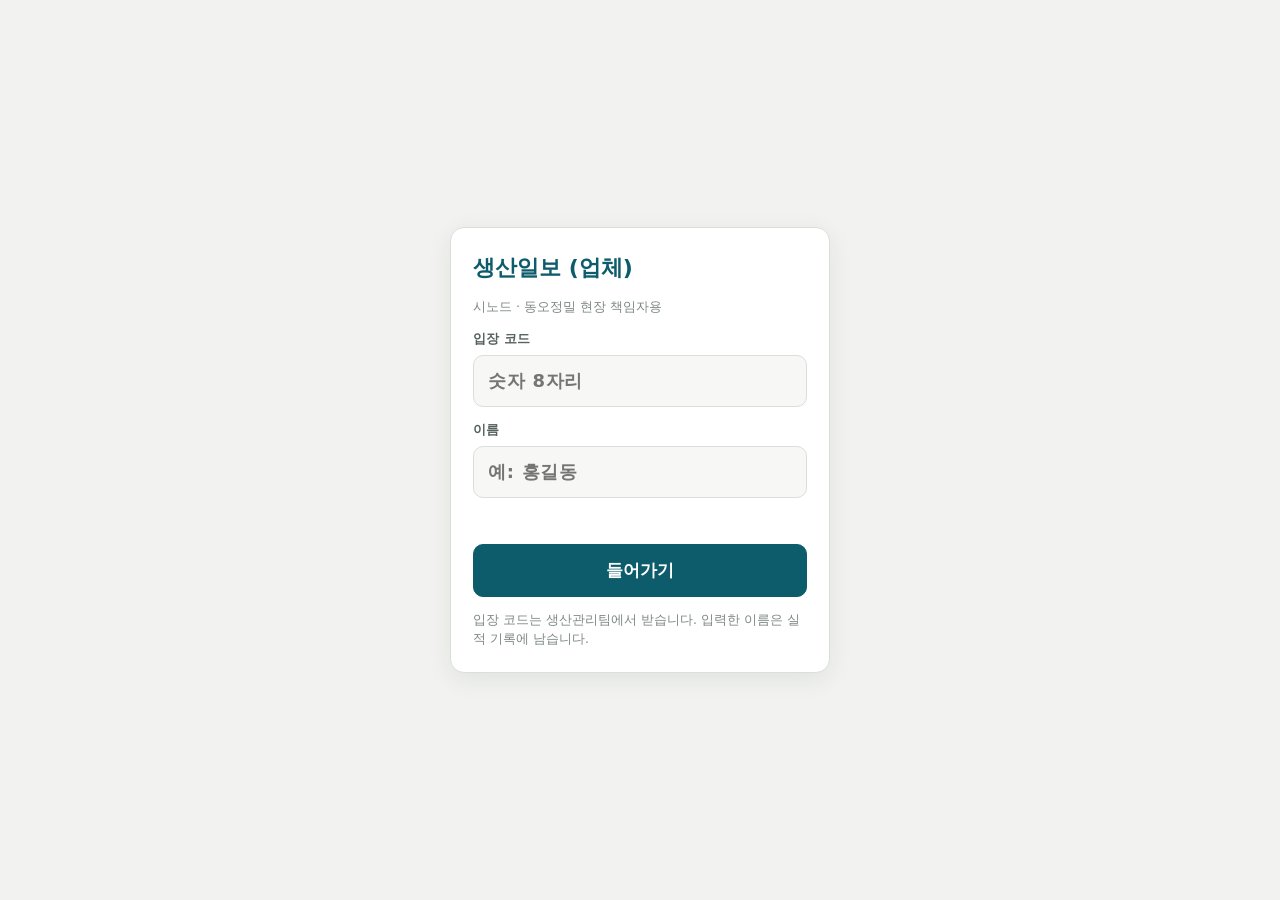
<file: m.html>
<!doctype html>
<html lang="ko"><head><meta charset="utf-8">
<meta name="viewport" content="width=device-width,initial-scale=1,viewport-fit=cover">
<title>생산일보 (업체)</title>
<link rel="manifest" href="manifest.webmanifest">
<meta name="theme-color" content="#0D5C6B">
<link rel="icon" href="icon-192.png"><link rel="apple-touch-icon" href="icon-192.png">
<meta name="apple-mobile-web-app-capable" content="yes"><meta name="mobile-web-app-capable" content="yes">
<meta name="apple-mobile-web-app-title" content="생산일보">
<style>
:root{
  --bg:#F2F3F0;--panel:#FFFFFF;--panel2:#F7F8F6;--ink:#1A2220;--ink2:#56625E;--ink3:#7D8884;--line:#DADFD9;--line2:#E8EBE7;
  --accent:#0D5C6B;--accent-weak:#E0EDEF;--accent-ink:#FFFFFF;
  --ok:#2E7D4F;--ok-bg:#E3F1E8;--warn:#A05F00;--warn-bg:#FBEFD9;--bad:#B3261E;--bad-bg:#FBE5E3;
  --sans:"Malgun Gothic","맑은 고딕","Apple SD Gothic Neo",system-ui,sans-serif;
}
@media (prefers-color-scheme:dark){:root:not([data-theme="light"]){
  color-scheme:dark;--bg:#111614;--panel:#1A201E;--panel2:#161B19;--ink:#E6ECE9;--ink2:#9DAAA5;--ink3:#7B8782;--line:#2D3633;--line2:#232B28;
  --accent:#62B7C7;--accent-weak:#173237;--accent-ink:#0B1A1D;
  --ok:#6CC08E;--ok-bg:#17301F;--warn:#E0A03A;--warn-bg:#33270F;--bad:#F08A80;--bad-bg:#3A1715;
}}
*{box-sizing:border-box}
html,body{margin:0;background:var(--bg);color:var(--ink);font-family:var(--sans);font-size:15px;line-height:1.45;-webkit-text-size-adjust:100%}
button,input,select,textarea{font:inherit;color:inherit}
button{cursor:pointer}
.btn{padding:9px 14px;border-radius:9px;border:1px solid var(--line);background:var(--panel);font-weight:600}
.btn.pri{background:var(--accent);border-color:var(--accent);color:var(--accent-ink)}
.top{position:sticky;top:0;z-index:5;background:var(--panel);border-bottom:1px solid var(--line);padding:calc(10px + env(safe-area-inset-top,0px)) 16px 10px;display:flex;align-items:center;gap:10px}
.top h1{margin:0;font-size:17px;font-weight:700}
.top .site{color:var(--accent)}
.top .me{margin-left:auto;font-size:13px;color:var(--ink2);display:flex;align-items:center;gap:8px}
.dot{width:9px;height:9px;border-radius:50%;background:var(--ink3);display:inline-block}
.dot.live{background:var(--ok)}.dot.off{background:var(--bad)}
.menu{border:1px solid var(--line);background:var(--panel2);border-radius:8px;padding:5px 9px;font-size:13px}
main{padding:12px 16px calc(84px + env(safe-area-inset-bottom,0px));max-width:640px;margin:0 auto}
.tabbar{position:fixed;left:0;right:0;bottom:0;z-index:6;background:var(--panel);border-top:1px solid var(--line);display:flex;padding-bottom:env(safe-area-inset-bottom,0px)}
.tabbar button{flex:1;border:0;background:none;padding:10px 4px 12px;font-size:13px;font-weight:600;color:var(--ink3);display:flex;flex-direction:column;align-items:center;gap:3px}
.tabbar button svg{width:22px;height:22px}
.tabbar button.on{color:var(--accent)}
.dnav{display:flex;align-items:center;gap:8px;margin:2px 0 10px}
.dnav b{font-size:18px;flex:1;text-align:center}
.dnav .btn{padding:8px 13px}
.chip{display:inline-block;font-size:12px;font-weight:700;border-radius:6px;padding:2px 8px}
.chip.pub{background:var(--accent-weak);color:var(--accent)}.chip.closed{background:var(--ok-bg);color:var(--ok)}.chip.none{background:var(--line2);color:var(--ink2)}
.sum{display:grid;grid-template-columns:repeat(4,1fr);gap:6px;margin:10px 0}
.sum div{background:var(--panel);border:1px solid var(--line);border-radius:10px;padding:8px 4px;text-align:center;font-size:12px;color:var(--ink2)}
.sum b{display:block;font-size:20px;color:var(--ink)}
.sum .ok b{color:var(--ok)}.sum .bad b{color:var(--bad)}.sum .warn b{color:var(--warn)}
.banner{border:1px solid var(--bad);border-left-width:5px;background:var(--panel);border-radius:10px;padding:10px 12px;margin:0 0 10px;font-size:14px}
.banner button{margin:6px 6px 0 0}
.good{border:1px solid var(--ok);background:var(--ok-bg);color:var(--ok);border-radius:10px;padding:10px 12px;font-weight:700;margin:0 0 10px;text-align:center}
.note{border:1px dashed var(--line);border-radius:10px;padding:12px;color:var(--ink2);font-size:14px;background:var(--panel)}
.empty{text-align:center;color:var(--ink2);padding:36px 12px}
.rc{background:var(--panel);border:1px solid var(--line);border-radius:12px;padding:12px;margin:0 0 10px}
.rc.done{border-color:var(--ok);box-shadow:inset 4px 0 0 var(--ok)}
.rc.ng{border-color:var(--bad);box-shadow:inset 4px 0 0 var(--bad)}
.rh{display:flex;align-items:baseline;gap:8px;flex-wrap:wrap}
.rh b{font-size:17px}
.rstep{font-size:16px;font-weight:700;margin:2px 0 8px}
.muted{color:var(--ink3)}
.tag{display:inline-block;font-size:11.5px;font-weight:700;border-radius:5px;padding:1px 7px}
.tag.cr{background:var(--warn-bg);color:var(--warn)}.tag.cr3{background:var(--bad-bg);color:var(--bad)}
.tag.ok{background:var(--ok-bg);color:var(--ok)}.tag.bad{background:var(--bad-bg);color:var(--bad)}.tag.pl{background:var(--accent-weak);color:var(--accent)}.tag.na{background:var(--line2);color:var(--ink2)}
.rb{display:grid;grid-template-columns:1fr 1fr;gap:8px}
.rb button{min-height:50px;border-radius:10px;border:2px solid var(--line);background:var(--panel2);font-size:17px;font-weight:800;color:var(--ink2)}
.rb button.done.on{background:var(--ok);border-color:var(--ok);color:#fff}
.rb button.ng.on{background:var(--bad);border-color:var(--bad);color:#fff}
.rb button:disabled{opacity:.75;cursor:default}
.rx{display:flex;flex-direction:column;gap:8px;margin-top:10px}
.rx label{font-size:13px;font-weight:700;color:var(--ink2);display:flex;flex-direction:column;gap:4px}
.rx select,.rx input,.rx textarea{width:100%;font-size:16px;padding:10px 11px;border:1px solid var(--line);border-radius:9px;background:var(--panel2)}
.rx .need{border-color:var(--bad);background:var(--bad-bg)}
.hintr{color:var(--bad);font-size:12.5px;font-weight:700}
.rmeta{font-size:12px;color:var(--ink3);margin-top:8px}
.dayh{display:flex;align-items:center;gap:8px;margin:14px 0 6px;font-weight:700}
.dayh.today{color:var(--accent)}
.dayh .muted{font-weight:400;font-size:13px}
.wi{display:flex;align-items:center;gap:8px;background:var(--panel);border:1px solid var(--line);border-radius:10px;padding:9px 11px;margin:0 0 6px}
.wi .pn{font-weight:700}
.wi .st{margin-left:auto}
.uc{background:var(--panel);border:1px solid var(--line);border-radius:12px;padding:12px;margin:0 0 10px}
.steps{display:grid;grid-template-columns:repeat(7,1fr);gap:4px;margin-top:8px}
.steps div{border-radius:7px;background:var(--panel2);border:1px solid var(--line);padding:5px 2px;text-align:center;font-size:10.5px;line-height:1.25;color:var(--ink2);min-height:44px}
.steps div b{display:block;font-size:12px;color:var(--ink)}
.steps .d{background:var(--ok-bg);border-color:var(--ok)}.steps .d b{color:var(--ok)}
.steps .l{background:var(--bad-bg);border-color:var(--bad)}.steps .l b{color:var(--bad)}
.toast{position:fixed;left:50%;bottom:calc(90px + env(safe-area-inset-bottom,0px));transform:translateX(-50%);z-index:40;background:var(--ink);color:var(--bg);padding:11px 16px;border-radius:10px;font-size:14px;max-width:calc(100vw - 32px);text-align:center}
.sheet{position:fixed;inset:0;z-index:30;background:rgba(10,20,18,.35);display:flex;align-items:flex-end}
.sheet .in{background:var(--panel);width:100%;border-radius:16px 16px 0 0;padding:16px 16px calc(20px + env(safe-area-inset-bottom,0px));display:flex;flex-direction:column;gap:10px}
.howto{font-size:14px;color:var(--ink2);line-height:1.6}
</style>
<link rel="stylesheet" href="login.css">
</head><body>
<div id="app"></div>
<script src="config.js"></script>
<script src="common.js"></script>
<script>
/* ================= 업체 모바일: 오늘 할 일 · 이번 주 할 일 · 호기 현황 ================= */
const M={tab:'today',date:null,ws:null,site:'',sc:'',busy:{},open:null};
const wdi=d=>(new Date(d+'T00:00:00').getDay()+6)%7;
const wsOf=d=>addDays(d,-wdi(d));
const lab=d=>`${+d.slice(5,7)}/${+d.slice(8)}(${DR_WD[wdi(d)]})`;
const C=c=>SDR.cols[c]||{};
const units=()=>Object.entries(C('units')).map(([id,u])=>({...u,id})).filter(u=>u.site===M.site&&!u.arch).sort((a,b)=>String(a.pno).localeCompare(String(b.pno),undefined,{numeric:true}));
const unit=id=>{ const u=C('units')[id]; return u?{...u,id}:null; };
const we=()=>(C('drc').weekend||{})[M.sc]||{};
const work=d=>wdi(d)>=5?!!we()[d]:isWork(d);
const nextW=d=>{ let n=addDays(d,1); for(let i=0;i<40&&!work(n);i++) n=addDays(n,1); return n; };
const prevW=d=>{ let n=addDays(d,-1); for(let i=0;i<40&&!work(n);i++) n=addDays(n,-1); return n; };
const done=(u,k)=>!!(u.s&&u.s[k]&&u.s[k].d);
const planD=(u,k)=>u.s&&u.s[k]&&u.s[k].p||null;
function autoDay(u,k){ if(done(u,k)) return null; const pl=planD(u,k); if(!pl) return null; let c=work(pl)?pl:prevW(pl); if(c<TODAY) c=work(TODAY)?TODAY:nextW(TODAY); return c; }
function planAt(u,k,d){ const w=C('drw')[`${wsOf(d)}_${M.sc}`], r=w&&w.rows&&w.rows[u.id+'__'+k], i=wdi(d);
  if(r&&r['d'+i]!=null&&r['d'+i]!=='') return +r['d'+i]>=100; if(r&&r['x'+i]) return false; return autoDay(u,k)===d; }
const dayDoc=d=>C('drd')[`${d}_${M.sc}`]||null;
function rowsOf(doc){ if(!doc||!doc.rows) return []; return Object.entries(doc.rows).map(([rk,r])=>{ const [id,k]=rk.split('__'); return {rk,r,u:unit(id),k}; }).filter(x=>x.u&&STEPS[x.k])
  .sort((a,b)=>String(a.u.pno).localeCompare(String(b.u.pno),undefined,{numeric:true})||DR_KEYS.indexOf(a.k)-DR_KEYS.indexOf(b.k)); }
const canEdit=doc=>!!(doc&&doc.pub&&!doc.closed&&doc.date<=TODAY);
/* 입력 안 한 지난 일보 (배포됐고 마감 전, 미입력 줄 있음) */
function pending(){ const out=[]; for(const [id,doc] of Object.entries(C('drd'))){ if(!id.endsWith('_'+M.sc)||!canEdit(doc)||doc.date>=TODAY) continue; const n=rowsOf(doc).filter(x=>!rowRes(x.r)).length; if(n) out.push({d:doc.date,n}); } return out.sort((a,b)=>a.d.localeCompare(b.d)); }

/* ---------- 화면 ---------- */
const ICON={today:'<svg viewBox="0 0 24 24" fill="none" stroke="currentColor" stroke-width="2"><rect x="4" y="5" width="16" height="15" rx="2"/><path d="M8 3v4M16 3v4M4 10h16M9 15l2 2 4-4"/></svg>',
  week:'<svg viewBox="0 0 24 24" fill="none" stroke="currentColor" stroke-width="2"><path d="M4 6h16M4 12h16M4 18h10"/></svg>',
  units:'<svg viewBox="0 0 24 24" fill="none" stroke="currentColor" stroke-width="2"><rect x="3" y="4" width="18" height="7" rx="1.5"/><rect x="3" y="13" width="18" height="7" rx="1.5"/></svg>'};
function shell(){ $('#app').innerHTML=`<header class="top"><h1>생산일보 · <span class="site">${esc(M.site)}</span></h1><div class="me"><i class="dot" id="dot"></i>${esc(SDR.me.name)}<button class="menu" type="button" data-a="menu">메뉴</button></div></header>
  <main id="main"></main>
  <nav class="tabbar">${[['today','오늘 할 일'],['week','이번 주'],['units','호기 현황']].map(([t,l])=>`<button type="button" data-tab="${t}">${ICON[t]}${l}</button>`).join('')}</nav><div id="layer"></div>`; }
function render(){ document.querySelectorAll('.tabbar button').forEach(b=>b.classList.toggle('on',b.dataset.tab===M.tab));
  const a=document.activeElement; if(a&&a.closest&&a.closest('#main')&&/^(INPUT|TEXTAREA|SELECT)$/.test(a.tagName)){ M.pend=true; return; }
  $('#main').innerHTML=M.tab==='today'?vToday():M.tab==='week'?vWeek():vUnits(); }

function vToday(){ const D=M.date, doc=dayDoc(D), rows=rowsOf(doc), ed=canEdit(doc);
  const pend=pending().filter(p=>p.d!==D);
  const st=!doc||!doc.pub?'<span class="chip none">아직 배포 안 됨</span>':doc.closed?'<span class="chip closed">마감 완료</span>':'<span class="chip pub">입력 중</span>';
  const nD=rows.filter(x=>rowRes(x.r)==='done').length, nN=rows.filter(x=>rowRes(x.r)==='ng').length, nE=rows.length-nD-nN;
  let h=`<div class="dnav"><button class="btn" type="button" data-a="prev" aria-label="이전 근무일">◀</button><b>${lab(D)}</b><button class="btn" type="button" data-a="next" aria-label="다음 근무일">▶</button></div>
   <div style="display:flex;align-items:center;gap:8px;margin-bottom:6px">${st}${D!==TODAY?`<button class="btn" type="button" data-a="today" style="margin-left:auto;padding:5px 11px">오늘로</button>`:''}</div>`;
  if(pend.length) h+=`<div class="banner"><b>입력 안 한 일보가 있습니다</b><div>${pend.map(p=>`<button class="btn" type="button" data-a="go" data-v="${p.d}">${lab(p.d)} · ${p.n}건</button>`).join('')}</div></div>`;
  if(!doc||!doc.pub){ return h+`<div class="empty">${work(D)?`<b>${lab(D)} 일보가 아직 없습니다</b><br>생산관리팀이 아침에 일보를 올리면 여기에 보입니다.<br><br>${D>=TODAY?'<span class="muted">이번 주 예정은 아래 [이번 주] 탭에서 볼 수 있습니다.</span>':''}`:`<b>${lab(D)}은 휴무일입니다</b>`}</div>`; }
  if(!rows.length) return h+'<div class="empty">이 날은 완료 목표인 공정이 없습니다.</div>';
  h+=`<div class="sum"><div>목표<b>${rows.length}</b></div><div class="ok">완료<b>${nD}</b></div><div class="bad">미완료<b>${nN}</b></div><div class="${nE?'warn':''}">미입력<b>${nE}</b></div></div>`;
  if(ed&&!nE&&!rows.some(x=>rowRes(x.r)==='ng'&&!x.r.rs)) h+='<div class="good">입력을 모두 마쳤습니다 · 수고하셨습니다</div>';
  if(doc.closed) h+='<div class="note">마감된 일보입니다. 고칠 내용은 생산관리팀에 알려 주세요.</div>';
  else if(doc.date>TODAY) h+='<div class="note">앞으로의 날짜입니다. 당일에 입력할 수 있습니다.</div>';
  else if(ed) h+='<div class="note" style="margin-bottom:10px">공정마다 오늘 <b>완료</b>했는지 고르세요. <b>미완료</b>면 사유 코드와 만회 계획을 적어 주세요. 회사 사유(C)는 <b>오늘 입력한 것만</b> 인정됩니다.</div>';
  return h+rows.map(x=>card(x,D,ed)).join(''); }
function bcFresh(x){ return !!(x&&x.at&&Date.now()-Date.parse(x.at)<3*864e5); }
function bcText(x){ return `목표일 변경 ${x.from?md(x.from):'없음'} → ${x.to?md(x.to):'없음'}`; }
function card({rk,r,u,k},D,ed){ const res=rowRes(r), busy=M.busy[rk];
  const cr=r.cr>0?`<span class="tag ${r.cr>=3?'cr3':'cr'}">이관 ${r.cr}회</span>`:'';
  const b=(v,l)=>`<button type="button" class="${v} ${res===v?'on':''}" data-a="res" data-v="${rk}|${v}" ${ed&&!busy?'':'disabled'} aria-pressed="${res===v}">${l}</button>`;
  const ng=res==='ng';
  return `<div class="rc ${res||''}" id="c-${rk}"><div class="rh"><b>${esc(u.pno)}</b><span class="muted">${esc(u.type||'')}</span>${cr}</div>
    <div class="rstep">${esc(STEPS[k].l)}</div>${r.bc?`<div style="margin:-4px 0 8px"><span class="tag cr">${bcText(r.bc)}</span></div>`:''}${r.cr>0?`<div class="muted" style="font-size:12.5px;margin:-4px 0 8px">처음 목표일 ${md(r.orig||'')}${r.prs?` · 전날 사유 ${esc(rsLabel(r.prs))}`:''}</div>`:''}
    <div class="rb">${b('done','완료')}${b('ng','미완료')}</div>
    ${ng||(!ed&&(r.rs||r.rec||r.memo))?`<div class="rx">
      ${ng?`<label>사유 코드 ${!r.rs&&ed?'<span class="hintr">· 골라 주세요</span>':''}<select data-f="rs" data-rk="${rk}" ${ed?'':'disabled'} class="${!r.rs&&ed?'need':''}">${rsOpts(r.rs)}</select></label>
      <label>만회 계획 <input data-f="rec" data-rk="${rk}" value="${esc(r.rec||'')}" maxlength="200" placeholder="예: 내일 오전 2명 추가 투입" ${ed?'':'disabled'} enterkeyhint="done"></label>`:''}
      <label>비고 ${r.rs==='E01'&&!String(r.memo||'').trim()&&ed?'<span class="hintr">· E01은 내용 필수</span>':''}<textarea data-f="memo" data-rk="${rk}" rows="2" maxlength="300" placeholder="${r.rs==='E01'?'고객 사정·기타 내용':'필요할 때만 (예: 인수 요청)'}" ${ed?'':'disabled'} class="${r.rs==='E01'&&!String(r.memo||'').trim()&&ed?'need':''}">${esc(r.memo||'')}</textarea></label></div>`
     :(ed&&res==='done'?`<div class="rx"><label>비고 <textarea data-f="memo" data-rk="${rk}" rows="1" maxlength="300" placeholder="필요할 때만 (예: 인수 요청)">${esc(r.memo||'')}</textarea></label></div>`:'')}
    <div class="rmeta">${busy?'저장 중…':r.rby?`저장됨 · ${esc(r.rby)} ${hm(r.rat)}${lateRs(r,D)?' · <b style="color:var(--warn)">늦은 입력</b>':''}`:(ed?'아직 입력 안 함':'')}</div></div>`; }

function weekItems(d){ const doc=dayDoc(d);
  if(doc&&doc.pub) return rowsOf(doc).map(x=>{ const res=rowRes(x.r); return {u:x.u,k:x.k,cr:x.r.cr||0,st:res==='done'?'<span class="tag ok">완료</span>':res==='ng'?'<span class="tag bad">미완료</span>':doc.closed?'<span class="tag na">–</span>':'<span class="tag pl">입력 전</span>'}; });
  if(d<TODAY) return [];
  const out=[]; for(const u of units()) for(const k of DR_KEYS) if(!done(u,k)&&planAt(u,k,d)) out.push({u,k,cr:0,st:'<span class="tag na">예정</span>'}); return out; }
function vWeek(){ const ws=M.ws; let h=`<div class="dnav"><button class="btn" type="button" data-a="wprev" aria-label="이전 주">◀</button><b>${md(ws)} ~ ${md(addDays(ws,6))}${ws===wsOf(TODAY)?' · 이번 주':''}</b><button class="btn" type="button" data-a="wnext" aria-label="다음 주">▶</button></div>
   <div class="note">그날 <b>끝내야 하는 공정</b>입니다. 지난 날은 일보 결과, 오늘 이후는 계획(예정)입니다. 계획은 생산관리팀이 바꿀 수 있어 매일 아침 [오늘 할 일]을 확인해 주세요.</div>`;
  let any=false;
  for(let i=0;i<7;i++){ const d=addDays(ws,i), w=work(d), it=weekItems(d); if(!w&&!it.length&&i>=5) continue; any=any||it.length>0;
    h+=`<div class="dayh ${d===TODAY?'today':''}">${lab(d)}${d===TODAY?' · 오늘':''}${!w?` <span class="muted">${esc(offName(d)||'휴무')}</span>`:''}${it.length?` <span class="muted">${it.length}건</span>`:''}</div>`;
    h+=it.length?it.map(x=>`<div class="wi"><span class="pn">${esc(x.u.pno)}</span><span>${esc(STEPS[x.k].l)}</span>${x.cr?`<span class="tag ${x.cr>=3?'cr3':'cr'}">이관 ${x.cr}</span>`:''}<span class="st">${x.st}</span></div>`).join(''):`<div class="muted" style="font-size:13px;padding:0 4px 4px">${w?(d<TODAY?'일보 없음':'완료 목표 없음'):''}</div>`; }
  return h; }
function vUnits(){ const us=units(); if(!us.length) return '<div class="empty">진행 중인 호기가 없습니다.</div>';
  return `<div class="note" style="margin-bottom:10px">호기별 7개 공정의 완료 목표일과 완료 여부입니다. <b style="color:var(--bad)">빨강</b> = 목표일이 지났는데 미완료.</div>`+us.map(u=>{ const n=DR_KEYS.filter(k=>done(u,k)).length;
    return `<div class="uc"><div class="rh"><b>${esc(u.pno)}</b><span class="muted">${esc(u.type||'')}</span><span class="tag ${n===7?'ok':'pl'}" style="margin-left:auto">${n}/7 완료</span></div>
     <div class="steps">${DR_KEYS.map(k=>{ const d=done(u,k), p=planD(u,k), late=!d&&p&&p<TODAY; return `<div class="${d?'d':late?'l':''}"><b>${d?'완료':p?md(p):'–'}</b>${!d&&bcFresh(u.s[k]&&u.s[k].pc)?`<i style="display:block;font-style:normal;font-size:10px;color:var(--warn)">변경됨</i>`:''}${esc(STEPS[k].l.replace('1차검수(DRY)','1차검수').replace(' 작업','').replace('Frame ','F/'))}</div>`; }).join('')}</div></div>`; }).join(''); }

/* ---------- 저장 ---------- */
async function save(rk,patch){ const id=`${M.date}_${M.sc}`, doc=C('drd')[id], r=doc&&doc.rows&&doc.rows[rk]; if(!r) return;
  const res=patch.res!==undefined?patch.res:(rowRes(r)||'');
  const body={id,rk,res,rs:patch.rs!==undefined?patch.rs:(r.rs||''),rec:patch.rec!==undefined?patch.rec:(r.rec||''),memo:patch.memo!==undefined?patch.memo:(r.memo||'')};
  M.busy[rk]=1; render();
  try{ const j=await SDR.report(body); doc.rows[rk]=j.row; if(navigator.vibrate) try{ navigator.vibrate(15); }catch(_){} }
  catch(e){ toast(e.message||'저장하지 못했습니다'); }
  delete M.busy[rk]; render(); }
function menu(){ $('#layer').innerHTML=`<div class="sheet" data-a="close"><div class="in" onclick="event.stopPropagation()">
  <b>${esc(SDR.me.name)} · ${esc(M.site)}</b>
  <div class="howto"><b>홈 화면에 추가하면 앱처럼 쓸 수 있습니다.</b><br>· 아이폰(사파리): 아래 공유 버튼 → <b>홈 화면에 추가</b><br>· 안드로이드(크롬): 오른쪽 위 ⋮ → <b>홈 화면에 추가</b> 또는 <b>앱 설치</b></div>
  <div class="howto">미달 사유 코드: ${RS.map(x=>`${x.c} ${esc(x.l)}`).join(' · ')}</div>
  <button class="btn" type="button" data-a="reload">새로고침</button>
  <button class="btn" type="button" data-a="logout">로그아웃</button>
  <button class="btn pri" type="button" data-a="close">닫기</button></div></div>`; }

document.addEventListener('click',e=>{ const t=e.target.closest&&e.target.closest('[data-a],[data-tab]'); if(!t) return;
  if(t.dataset.tab){ M.tab=t.dataset.tab; render(); window.scrollTo(0,0); return; }
  const a=t.dataset.a, v=t.dataset.v;
  if(a==='prev'){ M.date=prevW(M.date); render(); return; } if(a==='next'){ M.date=nextW(M.date); render(); return; }
  if(a==='today'){ M.date=work(TODAY)?TODAY:nextW(TODAY); render(); return; }
  if(a==='go'){ M.date=v; M.tab='today'; render(); window.scrollTo(0,0); return; }
  if(a==='wprev'){ M.ws=addDays(M.ws,-7); render(); return; } if(a==='wnext'){ M.ws=addDays(M.ws,7); render(); return; }
  if(a==='res'){ const [rk,x]=v.split('|'), doc=dayDoc(M.date), r=doc&&doc.rows[rk]; if(!r||!canEdit(doc)) return; save(rk,{res:rowRes(r)===x?'':x}); return; }
  if(a==='menu'){ menu(); return; } if(a==='close'){ $('#layer').innerHTML=''; return; }
  if(a==='reload'){ location.reload(); return; } if(a==='logout'){ SDR.logout(); return; }
});
document.addEventListener('change',e=>{ const t=e.target, f=t.dataset&&t.dataset.f; if(!f) return; const doc=dayDoc(M.date); if(!canEdit(doc)) return;
  const rk=t.dataset.rk, r=doc.rows[rk]; if(!r) return; const v=f==='rs'?t.value:t.value.trim(); if((r[f]||'')===v) return; save(rk,{[f]:v}); });
document.addEventListener('focusout',()=>{ if(M.pend) setTimeout(()=>{ const a=document.activeElement; if(a&&a.closest&&a.closest('#main')&&/^(INPUT|TEXTAREA|SELECT)$/.test(a.tagName)) return; M.pend=false; render(); },0); });
document.addEventListener('keydown',e=>{ if(e.key==='Enter'&&e.target.dataset&&e.target.dataset.f==='rec') e.target.blur(); });

/* ---------- 시작 ---------- */
SDR.onLogout=()=>location.reload();
SDR.status=st=>{ const d=$('#dot'); if(d) d.className='dot '+(st==='live'?'live':'off'); };
function showLogin(){ loginView($('#app'),{title:'생산일보 (업체)',sub:'시노드 · 동오정밀 현장 책임자용',onDone:()=>location.reload()}); }
(async()=>{
  if(!SDR.tok) return showLogin();
  try{ await SDR.start(); }catch(e){ if(e.status===401||!SDR.tok) return showLogin(); $('#app').innerHTML='<div class="empty"><b>서버에 연결할 수 없습니다</b><br>인터넷 연결을 확인하고 잠시 뒤 다시 열어 주세요.<br><br><button class="btn" onclick="location.reload()">다시 시도</button></div>'; return; }
  if(!SDR.me.site){ location.replace('./'); return; }
  M.site=SDR.me.site; M.sc=DR_SC[M.site];
  M.date=work(TODAY)?TODAY:nextW(TODAY); M.ws=wsOf(TODAY);
  shell(); render();
  for(const c of ['units','drd','drw','drc']) SDR.on(c,()=>render());
  if('serviceWorker' in navigator) navigator.serviceWorker.register('sw.js').catch(()=>{});
})();
</script>
</body></html>
</file>
<file: login.css>
/* hidden 속성이 항상 이기도록 (로그인 화면이 아래로 밀리던 문제) */
[hidden]{display:none!important}
/* 로그인 화면 (PC · 모바일 공통) */
.login{min-height:100vh;min-height:100dvh;display:flex;align-items:center;justify-content:center;padding:24px 16px;background:var(--bg)}
.lcard{width:100%;max-width:380px;background:var(--panel);border:1px solid var(--line);border-radius:14px;padding:24px 22px;display:flex;flex-direction:column;gap:14px;box-shadow:0 6px 24px rgba(20,34,30,.08)}
.lcard h1{margin:0;font-size:22px;font-weight:700;color:var(--accent)}
.lcard label{display:flex;flex-direction:column;gap:6px;font-size:13px;font-weight:600;color:var(--ink2)}
.lcard input{font-size:18px;padding:12px 14px;border:1px solid var(--line);border-radius:10px;background:var(--panel2);color:var(--ink);letter-spacing:.04em}
.lcard input:focus{outline:2px solid var(--accent);outline-offset:0;border-color:var(--accent)}
.lsub{margin:0;font-size:12.5px;color:var(--ink3);line-height:1.5}
.lerr{min-height:18px;color:var(--bad);font-size:13px;font-weight:600}
.btn.big{font-size:17px;padding:13px;border-radius:10px;font-weight:700}
</file>
